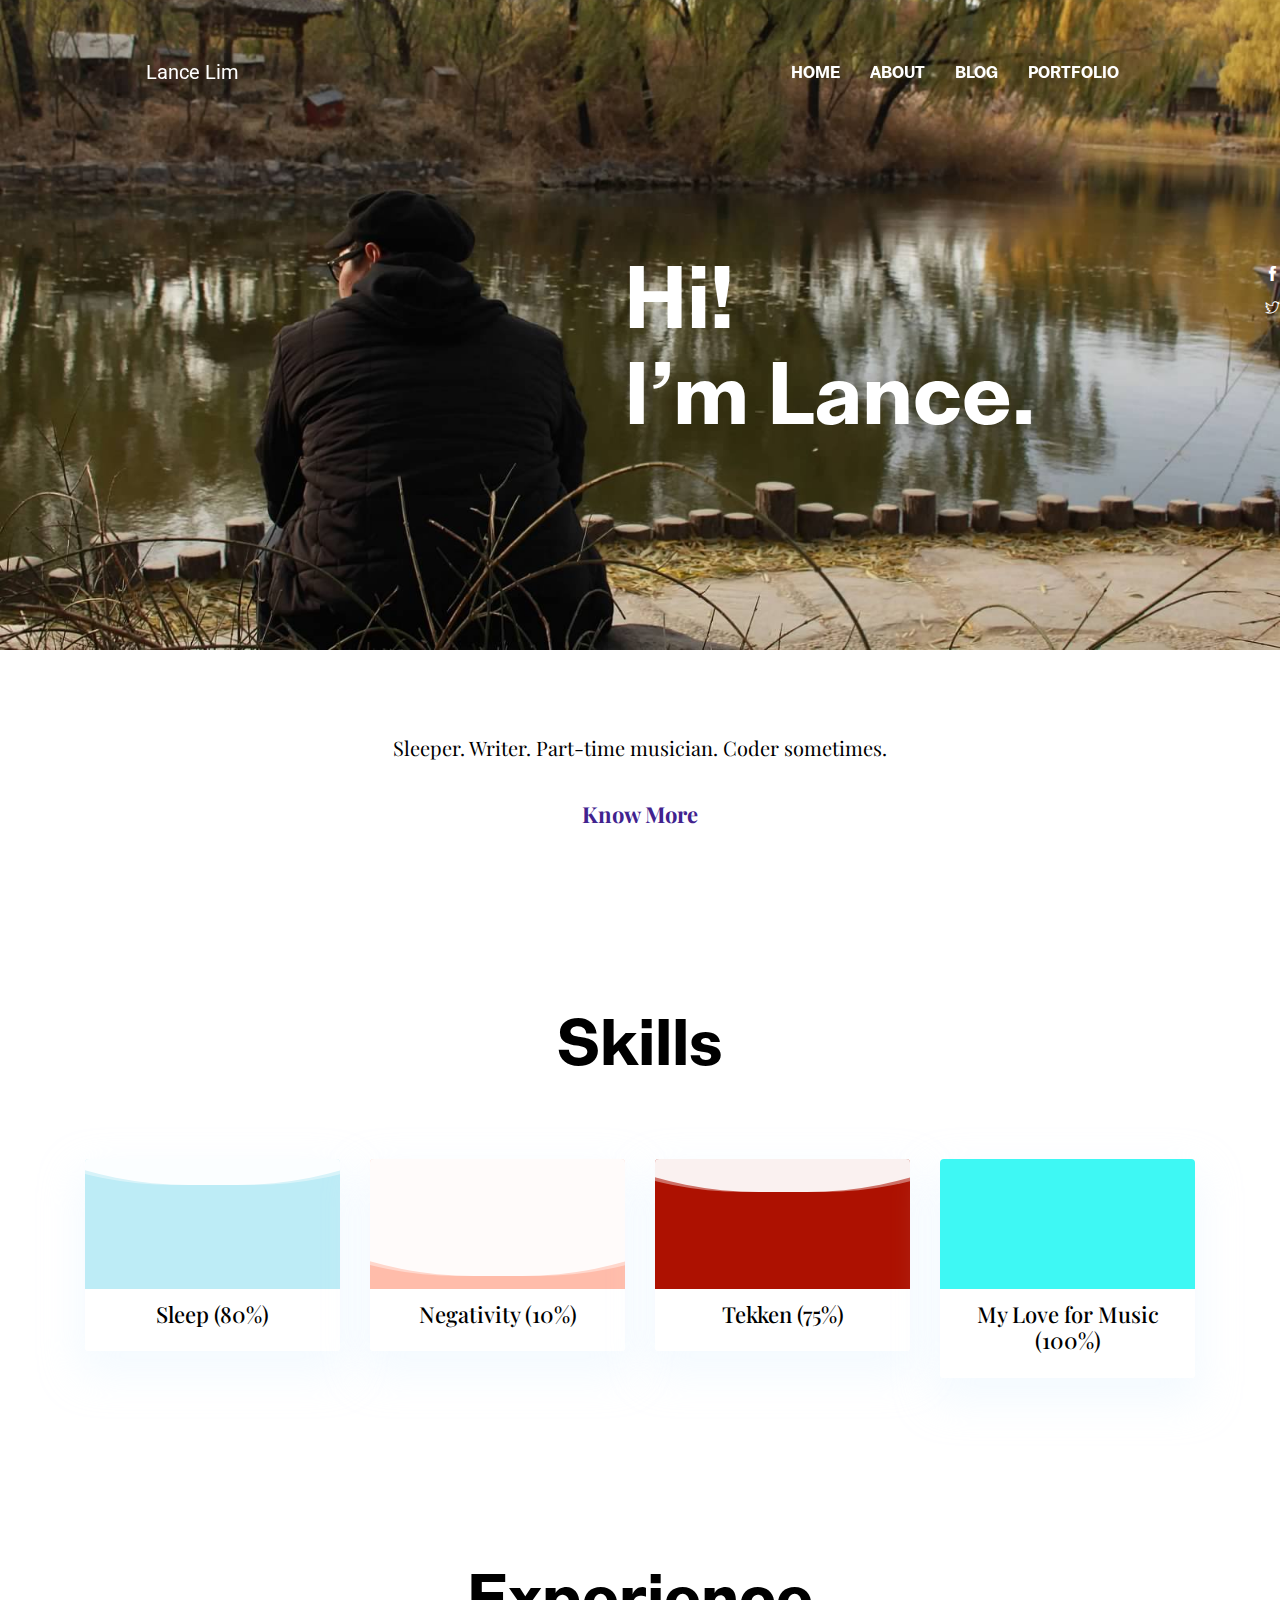
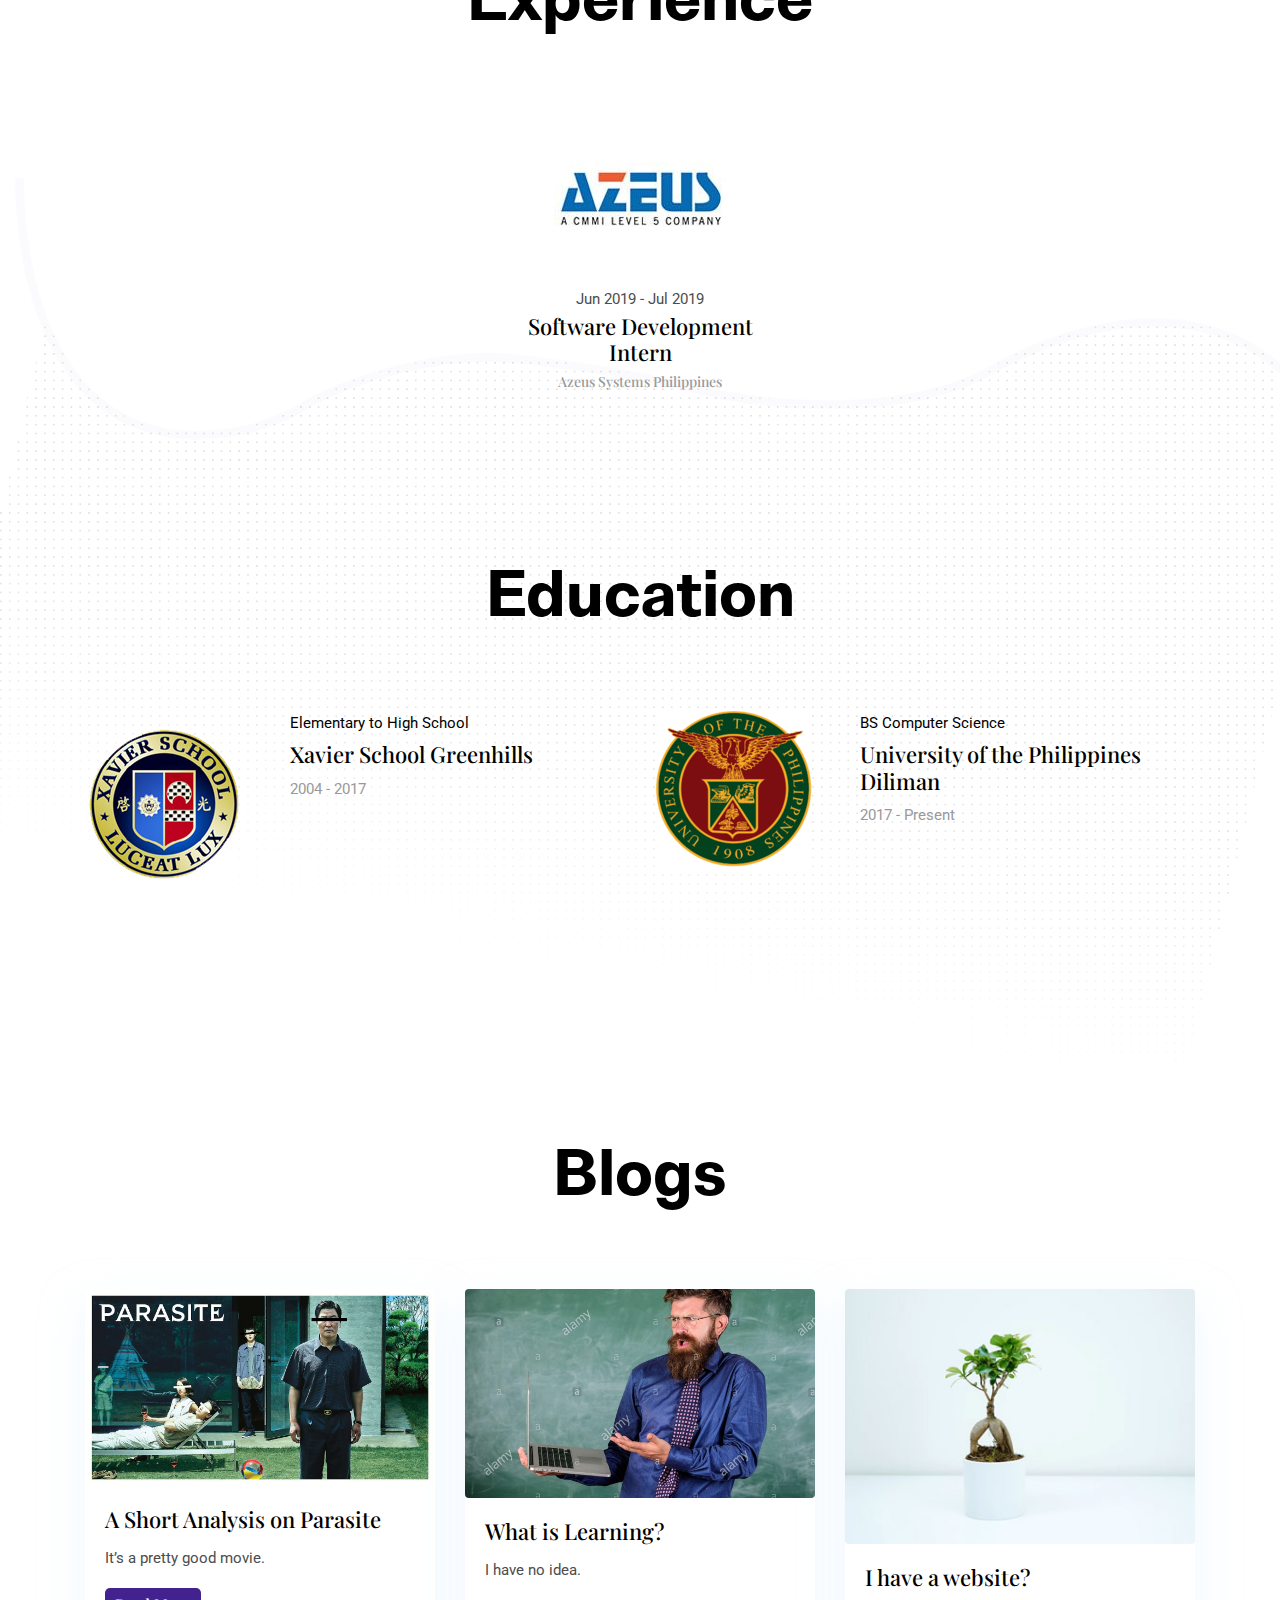
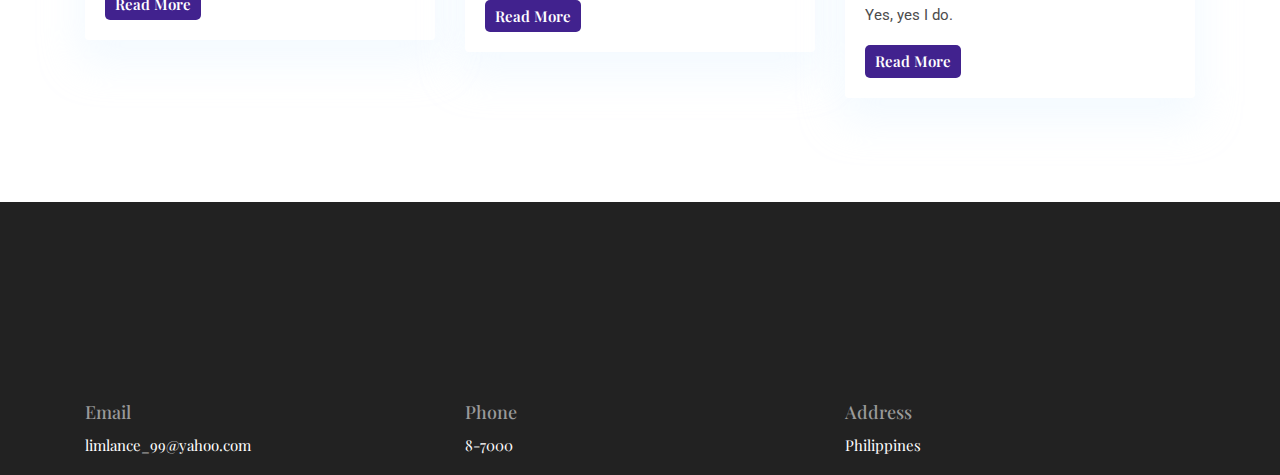
<file: index.html>
<!DOCTYPE html>
<html lang="en-us"><head>
  <meta charset="utf-8">
  <title>Lance Lim</title>

  <!-- mobile responsive meta -->
  <meta name="viewport" content="width=device-width, initial-scale=1">
  <meta name="viewport" content="width=device-width, initial-scale=1, maximum-scale=1">
  <meta name="description" content="haha lmao">
  <meta name="author" content="Lance Lim">
  <meta name="generator" content="Hugo 0.55.6" />

  <!-- plugins -->
  
  <link rel="stylesheet" href="https://limlance99.github.io/plugins/bootstrap/bootstrap.min.css ">
  
  <link rel="stylesheet" href="https://limlance99.github.io/plugins/slick/slick.css ">
  
  <link rel="stylesheet" href="https://limlance99.github.io/plugins/themify-icons/themify-icons.css ">
  

  <!-- Main Stylesheet -->
  
  <link rel="stylesheet" href="https://limlance99.github.io/css/style.min.css" integrity="" media="screen">

  <!--Favicon-->
  <link rel="shortcut icon" href="https://limlance99.github.io/images/turtle.jpg " type="image/x-icon">
  <link rel="icon" href="https://limlance99.github.io/images/turtle.jpg " type="image/x-icon">

</head><body>
<!-- preloader start -->
<div class="preloader">
</div>
<!-- preloader end -->
<header class="navigation fixed-top">
  <nav class="navbar navbar-expand-lg navbar-dark">
    <a class="navbar-brand" href="https://limlance99.github.io/">Lance Lim</a>
    <button class="navbar-toggler" type="button" data-toggle="collapse" data-target="#navigation"
      aria-controls="navigation" aria-expanded="false" aria-label="Toggle navigation">
      <span class="navbar-toggler-icon"></span>
    </button>

    <div class="collapse navbar-collapse text-center" id="navigation">
      <ul class="navbar-nav ml-auto">
        <li class="nav-item active">
          <a class="nav-link" href="https://limlance99.github.io/"> Home </a>
        </li>
        
        
        <li class="nav-item">
          <a class="nav-link" href="https://limlance99.github.io/about">About</a>
        </li>
        
        
        
        <li class="nav-item">
          <a class="nav-link" href="https://limlance99.github.io/blog">Blog</a>
        </li>
        
        
        
        <li class="nav-item">
          <a class="nav-link" href="https://limlance99.github.io/portfolio">Portfolio</a>
        </li>
        
        
      </ul>
    </div>
  </nav>
</header>

  
  <section class="hero-area bg-dark d-flex border-0" id="parallax">
    <div class="container">
      <div class="row">
      
        <div class="col-lg-6">
          </div>
          <div class="col-lg align-self-end">
              <h1 class="text-white font-tertiary">Hi!<br>I’m Lance.</h1>
            </div>
      </div>
    </div>
    <div class="layer-bg w-100 d-none d-sm-block">
      <img class="w-100" src="/images/illustrations/background.jpg" alt="bg-shape">
    </div>
    
    
    <ul class="list-unstyled ml-5 mt-3 position-relative zindex-1">
      
      <li class="mb-3"><a class="text-white" href="https://www.facebook.com/lance.b.lim"><i class="ti-facebook"></i></a></li>
      
      <li class="mb-3"><a class="text-white" href="https://twitter.com/lancelim99"><i class="ti-twitter"></i></a></li>
      
    </ul>
    
  </section>
  

  
  
  <section class="section">
    <div class="container">
      <div class="row">
        <div class="col-lg-10 mx-auto text-center">
          
          <p class="font-secondary lead text-dark">Sleeper. Writer. Part-time musician. Coder sometimes.</p>
          
          <a href="https://limlance99.github.io/about" class="btn btn-transparent">know more</a>
          
          
        </div>
      </div>
    </div>
  </section>
  
  


  
  
  <section class="section">
    <div class="container">
      <div class="row">
        <div class="col-lg-12 text-center">
          <h2 class="section-title">Skills</h2>
        </div>
        
        <div class="col-lg-3 col-sm-6 mb-4">
          <div class="card shadow text-center">
            <div class="position-relative rounded-top progress-wrapper" data-color="#bdecf6">
              <div class="wave" data-progress="80%"></div>
            </div>
            <div class="card-footer bg-white">
              <h4 class="card-title">Sleep (80%)</h4>
            </div>
          </div>
        </div>
        
        <div class="col-lg-3 col-sm-6 mb-4">
          <div class="card shadow text-center">
            <div class="position-relative rounded-top progress-wrapper" data-color="#ffbcaa">
              <div class="wave" data-progress="10%"></div>
            </div>
            <div class="card-footer bg-white">
              <h4 class="card-title">Negativity (10%)</h4>
            </div>
          </div>
        </div>
        
        <div class="col-lg-3 col-sm-6 mb-4">
          <div class="card shadow text-center">
            <div class="position-relative rounded-top progress-wrapper" data-color="#AD1101">
              <div class="wave" data-progress="75%"></div>
            </div>
            <div class="card-footer bg-white">
              <h4 class="card-title">Tekken (75%)</h4>
            </div>
          </div>
        </div>
        
        <div class="col-lg-3 col-sm-6 mb-4">
          <div class="card shadow text-center">
            <div class="position-relative rounded-top progress-wrapper" data-color="#3EF8F4">
              <div class="wave" data-progress="100%"></div>
            </div>
            <div class="card-footer bg-white">
              <h4 class="card-title">My Love for Music (100%)</h4>
            </div>
          </div>
        </div>
        
      </div>
    </div>
  </section>
  
  

  
  
  <section class="section">
    <div class="container">
      <div class="row justify-content-around">
        <div class="col-lg-12 text-center">
          <h2 class="section-title">Experience</h2>
        </div>
        
        <div class="col-lg-3 col-md-4 text-center">
          <img src="images/experience/azeus.png" alt="icon">
          <p class="mb-0">Jun 2019 - Jul 2019</p>
          <h4>Software Development Intern</h4>
          <h6 class="text-light">Azeus Systems Philippines</h6>
        </div>
        
      </div>
    </div>
  </section>
  
  

  
  
  <section class="section position-relative">
    <div class="container">
      <div class="row">
        <div class="col-lg-12 text-center">
          <h2 class="section-title">Education</h2>
        </div>
        
        <div class="col-lg-6 col-md-6 mb-80">
          <div class="d-flex">
            <div class="mr-lg-5 mr-3">
              <img src="images/schools/xavier.png">
            </div>
            <div>
              <p class="text-dark mb-1">Elementary to High School</p>
              <h4>Xavier School Greenhills</h4>
              <p class="mb-0 text-light">2004 - 2017</p>
            </div>
          </div>
        </div>
        
        <div class="col-lg-6 col-md-6 mb-80">
          <div class="d-flex">
            <div class="mr-lg-5 mr-3">
              <img src="images/schools/up.png">
            </div>
            <div>
              <p class="text-dark mb-1">BS Computer Science</p>
              <h4>University of the Philippines Diliman</h4>
              <p class="mb-0 text-light">2017 - Present</p>
            </div>
          </div>
        </div>
        
      </div>
    </div>
    
    <img class="img-fluid edu-bg-image w-100" src="/images/backgrounds/education-bg.png" alt="bg-image">
  </section>
  
  


  


  


  


  

  
  
  <section class="section">
    <div class="container">
      <div class="row">
        <div class="col-12 text-center">
          <h2 class="section-title">Blogs</h2>
        </div>
        
        <div class="col-lg-4 col-sm-6 mb-4">
          <article class="card shadow">
            <img class="rounded card-img-top" src="https://limlance99.github.io/images/blog/a-short-analysis-on-parasite/header.jpg" alt="post-thumb">
            <div class="card-body">
              <h4 class="card-title"><a class="text-dark" href="https://limlance99.github.io/blog/a-short-analysis-on-parasite/">A Short Analysis on Parasite</a>
              </h4>
              <p class="cars-text">It&rsquo;s a pretty good movie.</p>
              <a href="https://limlance99.github.io/blog/a-short-analysis-on-parasite/" class="btn btn-xs btn-primary">Read More</a>
            </div>
          </article>
        </div>
        
        <div class="col-lg-4 col-sm-6 mb-4">
          <article class="card shadow">
            <img class="rounded card-img-top" src="https://limlance99.github.io/images/blog/what-is-learning/header.jpg" alt="post-thumb">
            <div class="card-body">
              <h4 class="card-title"><a class="text-dark" href="https://limlance99.github.io/blog/what-is-learning/">What is Learning?</a>
              </h4>
              <p class="cars-text">I have no idea.</p>
              <a href="https://limlance99.github.io/blog/what-is-learning/" class="btn btn-xs btn-primary">Read More</a>
            </div>
          </article>
        </div>
        
        <div class="col-lg-4 col-sm-6 mb-4">
          <article class="card shadow">
            <img class="rounded card-img-top" src="https://limlance99.github.io/images/blog/i-have-a-website/header.jpg" alt="post-thumb">
            <div class="card-body">
              <h4 class="card-title"><a class="text-dark" href="https://limlance99.github.io/blog/i-have-a-website/">I have a website?</a>
              </h4>
              <p class="cars-text">Yes, yes I do.</p>
              <a href="https://limlance99.github.io/blog/i-have-a-website/" class="btn btn-xs btn-primary">Read More</a>
            </div>
          </article>
        </div>
        
      </div>
    </div>
  </section>
  
  





<footer class="bg-dark footer-section h-auto">
    <div class="container">
      <div class="row">
        <div class="col-md-4">
          <h5 class="text-light">Email</h5>
          <p class="text-white paragraph-lg font-secondary">limlance_99@yahoo.com</p>
        </div>
        <div class="col-md-4">
          <h5 class="text-light">Phone</h5>
          <p class="text-white paragraph-lg font-secondary">8-7000</p>
        </div>
        <div class="col-md-4">
          <h5 class="text-light">Address</h5>
          <p class="text-white paragraph-lg font-secondary">Philippines</p>
        </div>
      </div>
    </div>
</footer>

  
<!-- Google Map API -->
<script src="https://limlance99.github.io/"></script>
<!-- JS Plugins -->

<script src="https://limlance99.github.io/plugins/jQuery/jquery.min.js"></script>

<script src="https://limlance99.github.io/plugins/bootstrap/bootstrap.min.js"></script>

<script src="https://limlance99.github.io/plugins/slick/slick.min.js"></script>

<script src="https://limlance99.github.io/plugins/shuffle/shuffle.min.js"></script>

<!-- Main Script -->

<script src="https://limlance99.github.io/js/script.min.js"></script>
<!-- google analitycs -->
<script>
  (function(i,s,o,g,r,a,m){i['GoogleAnalyticsObject']=r;i[r]=i[r]||function(){
  (i[r].q=i[r].q||[]).push(arguments)},i[r].l=1*new Date();a=s.createElement(o),
  m=s.getElementsByTagName(o)[0];a.async=1;a.src=g;m.parentNode.insertBefore(a,m)
  })(window,document,'script','//www.google-analytics.com/analytics.js','ga');
  ga('create', '', 'auto');
  ga('send', 'pageview');
</script></body>
</html>
</file>
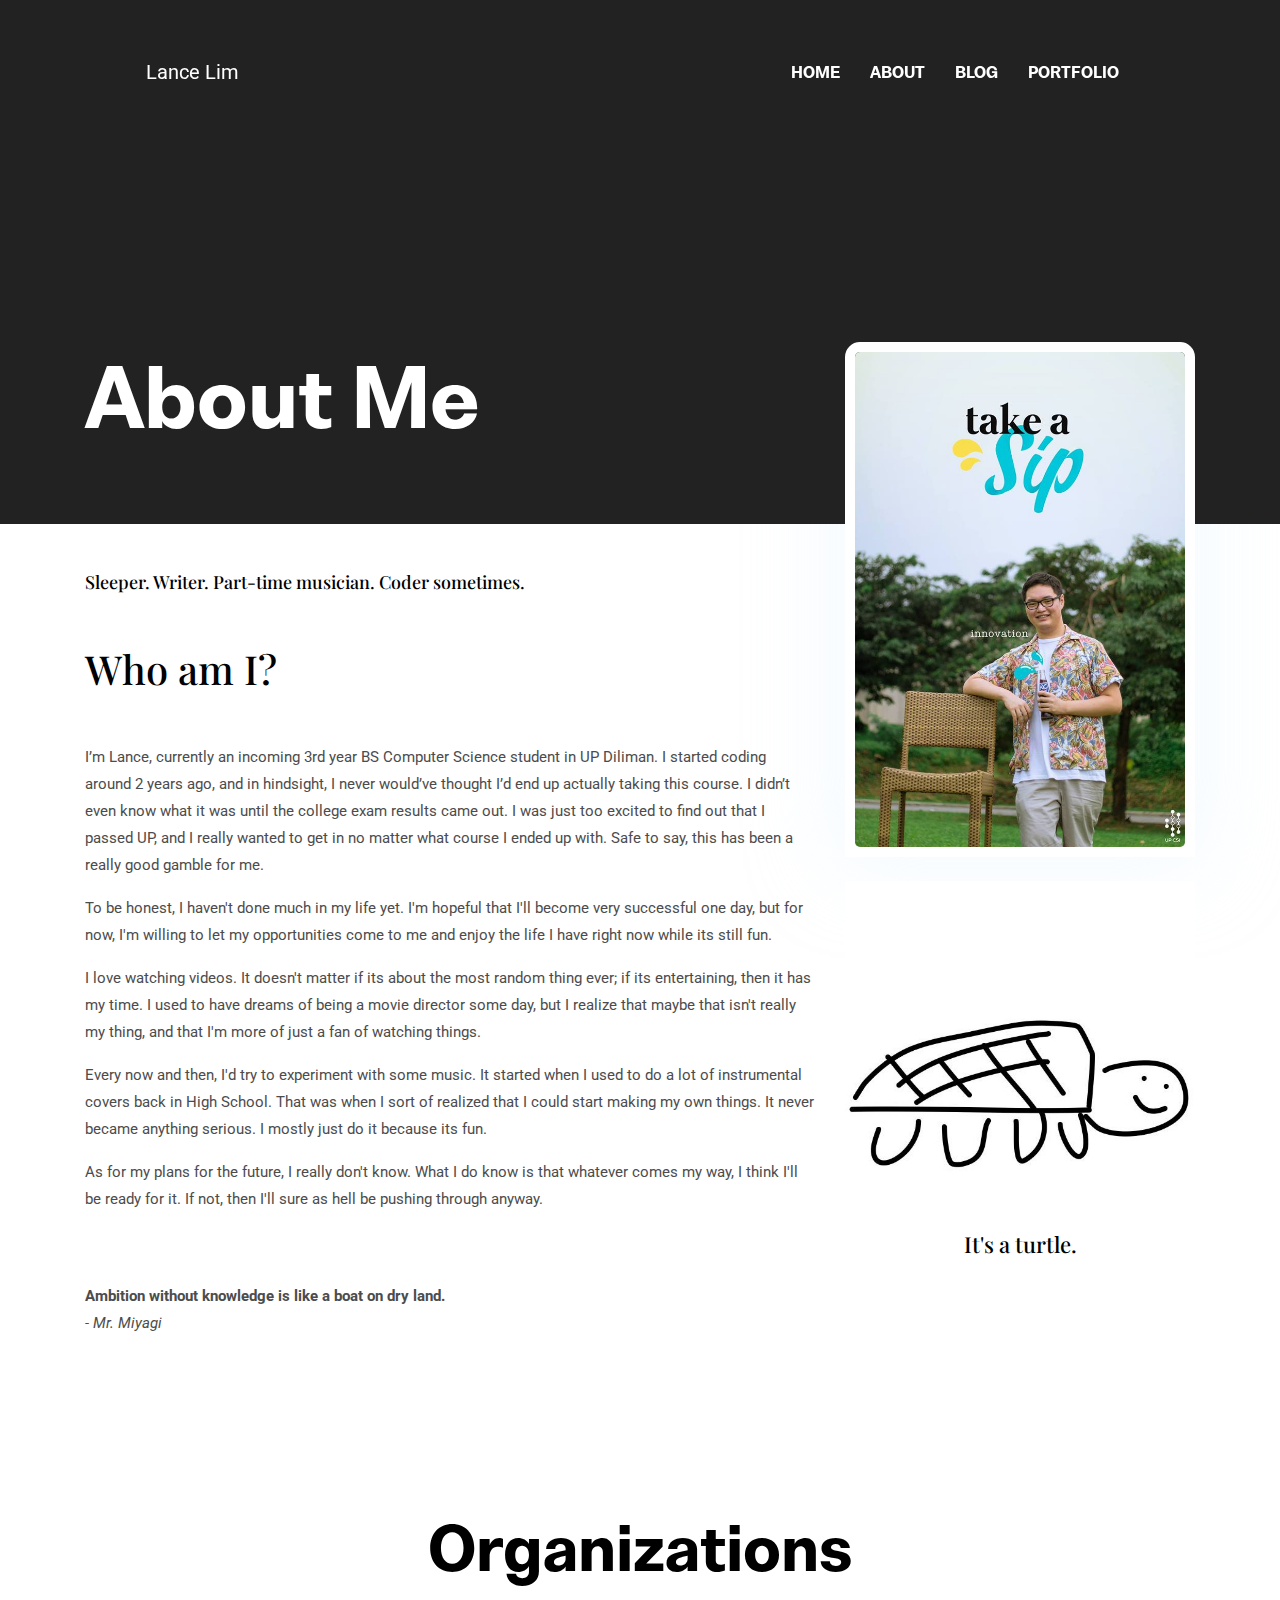
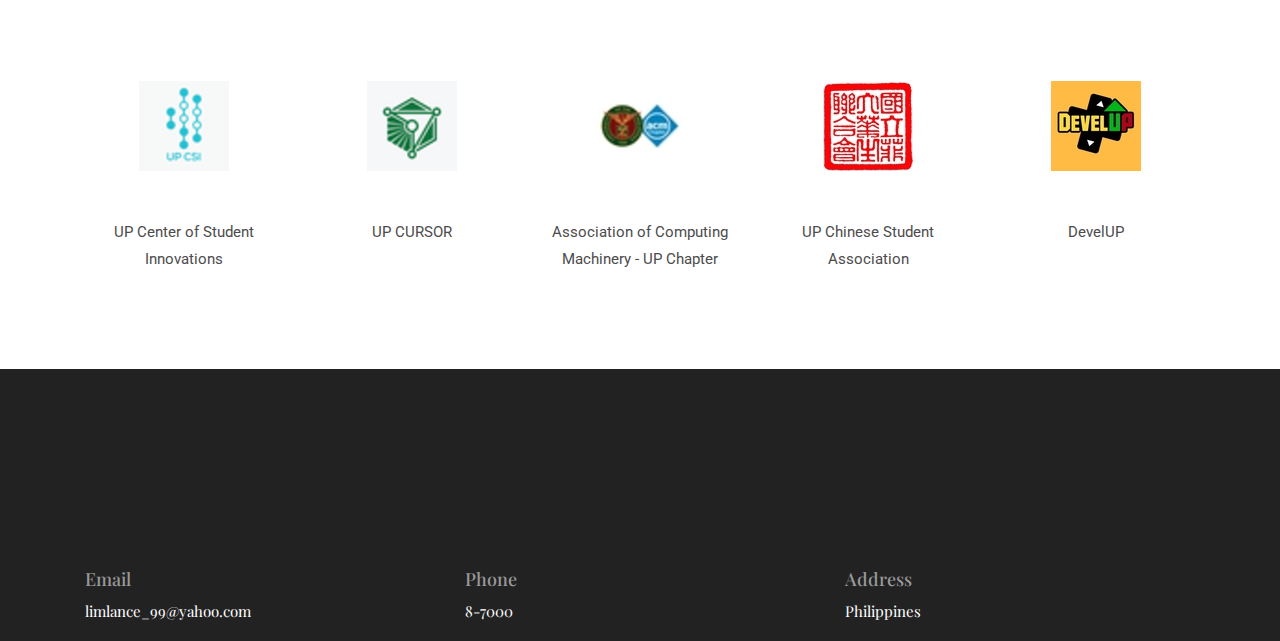
<file: about/index.html>
<!DOCTYPE html>
<html lang="en-us"><head>
  <meta charset="utf-8">
  <title>Lance Lim</title>

  <!-- mobile responsive meta -->
  <meta name="viewport" content="width=device-width, initial-scale=1">
  <meta name="viewport" content="width=device-width, initial-scale=1, maximum-scale=1">
  <meta name="description" content="Hi!">
  <meta name="author" content="Lance Lim">
  <meta name="generator" content="Hugo 0.55.6" />

  <!-- plugins -->
  
  <link rel="stylesheet" href="https://limlance99.github.io/plugins/bootstrap/bootstrap.min.css ">
  
  <link rel="stylesheet" href="https://limlance99.github.io/plugins/slick/slick.css ">
  
  <link rel="stylesheet" href="https://limlance99.github.io/plugins/themify-icons/themify-icons.css ">
  

  <!-- Main Stylesheet -->
  
  <link rel="stylesheet" href="https://limlance99.github.io/css/style.min.css" integrity="" media="screen">

  <!--Favicon-->
  <link rel="shortcut icon" href="https://limlance99.github.io/images/turtle.jpg " type="image/x-icon">
  <link rel="icon" href="https://limlance99.github.io/images/turtle.jpg " type="image/x-icon">

</head><body>
<!-- preloader start -->
<div class="preloader">
</div>
<!-- preloader end -->
<header class="navigation fixed-top">
  <nav class="navbar navbar-expand-lg navbar-dark">
    <a class="navbar-brand" href="https://limlance99.github.io/">Lance Lim</a>
    <button class="navbar-toggler" type="button" data-toggle="collapse" data-target="#navigation"
      aria-controls="navigation" aria-expanded="false" aria-label="Toggle navigation">
      <span class="navbar-toggler-icon"></span>
    </button>

    <div class="collapse navbar-collapse text-center" id="navigation">
      <ul class="navbar-nav ml-auto">
        <li class="nav-item active">
          <a class="nav-link" href="https://limlance99.github.io/"> Home </a>
        </li>
        
        
        <li class="nav-item">
          <a class="nav-link" href="https://limlance99.github.io/about">About</a>
        </li>
        
        
        
        <li class="nav-item">
          <a class="nav-link" href="https://limlance99.github.io/blog">Blog</a>
        </li>
        
        
        
        <li class="nav-item">
          <a class="nav-link" href="https://limlance99.github.io/portfolio">Portfolio</a>
        </li>
        
        
      </ul>
    </div>
  </nav>
</header>

  
  <section class="page-title-alt bg-dark position-relative">
    <div class="container">
      <div class="row">
        <div class="col-12">
          <h1 class="text-white font-tertiary">About Me</h1>
        </div>
      </div>
    </div>
    
    
  </section>
  
  
  
  <section class="section pt-5">
    <div class="container">
      <div class="row">
        <div class="col-md-8">
          

<h5 id="sleeper-writer-part-time-musician-coder-sometimes">Sleeper. Writer. Part-time musician. Coder sometimes.</h5>

<p><br></p>

<h3 id="who-am-i">Who am I?</h3>

<p><br>
<p>
I&rsquo;m Lance, currently an incoming 3rd year BS Computer Science
student in UP Diliman. I started coding around 2 years ago, and in hindsight,
I never would&rsquo;ve thought I&rsquo;d end up actually taking this course. I didn&rsquo;t
even know what it was until the college exam results came out. I was
just too excited to find out that I passed UP, and I really wanted to
get in no matter what course I ended up with. Safe to say, this has
been a really good gamble for me.
</p></p>

<p>
To be honest, I haven't done much in my life yet. I'm hopeful that I'll become 
very successful one day, but for now, I'm willing to let my opportunities
come to me and enjoy the life I have right now while its still fun.
</p>

<p>
I love watching videos. It doesn't matter if its about the most random 
thing ever; if its entertaining, then it has my time. I used to have 
dreams of being a movie director some day, but I realize that maybe
that isn't really my thing, and that I'm more of just a fan of watching things.
</p>

<p>
Every now and then, I'd try to experiment with some music. It started
when I used to do a lot of instrumental covers back in High School. That was 
when I sort of realized that I could start making my own things. It never became anything
serious. I mostly just do it because its fun.
</p>

<p>
As for my plans for the future, I really don't know. What I do know is that 
whatever comes my way, I think I'll be ready for it. If not, then I'll sure
as hell be pushing through anyway.
</p>

<p><br>
<br>
<strong>Ambition without knowledge is like a boat on dry land.</strong>
<br>
<em>- Mr. Miyagi</em></p>

        </div>
        <div class="col-md-4 text-center drag-lg-top">
          <div class="shadow-down mb-4">
            <img src="https://limlance99.github.io/images/about/author.jpg" alt="author" class="img-fluid w-100 rounded-lg border-thick border-white">
          </div>
          <img src="https://limlance99.github.io/images/turtle.jpg" alt="signature" class="img-fluid">
          <h4>It's a turtle.</h4>
        </div>
      </div>
    </div>
  </section>
  
  
  
<section class="section">
  <div class="container">
    <div class="row justify-content-around">
      <div class="col-lg-12 text-center">
        <h2 class="section-title">Organizations</h2>
      </div>
      
      <div class="col-lg col-md-4 text-center hover-shadow pt-3">
        <img src="https://limlance99.github.io/images/orgs/csi.png" class="mb-4" alt="icon">
        <h4 class="mb-4"></h4>
        <p>UP Center of Student Innovations</p>
      </div>
      
      <div class="col-lg col-md-4 text-center hover-shadow pt-3">
        <img src="https://limlance99.github.io/images/orgs/cursor.png" class="mb-4" alt="icon">
        <h4 class="mb-4"></h4>
        <p>UP CURSOR</p>
      </div>
      
      <div class="col-lg col-md-4 text-center hover-shadow pt-3">
        <img src="https://limlance99.github.io/images/orgs/acm.png" class="mb-4" alt="icon">
        <h4 class="mb-4"></h4>
        <p>Association of Computing Machinery - UP Chapter</p>
      </div>
      
      <div class="col-lg col-md-4 text-center hover-shadow pt-3">
        <img src="https://limlance99.github.io/images/orgs/csa.png" class="mb-4" alt="icon">
        <h4 class="mb-4"></h4>
        <p>UP Chinese Student Association</p>
      </div>
      
      <div class="col-lg col-md-4 text-center hover-shadow pt-3">
        <img src="https://limlance99.github.io/images/orgs/develup.png" class="mb-4" alt="icon">
        <h4 class="mb-4"></h4>
        <p>DevelUP</p>
      </div>
      
    </div>
  </div>
</section>



  




<footer class="bg-dark footer-section h-auto">
    <div class="container">
      <div class="row">
        <div class="col-md-4">
          <h5 class="text-light">Email</h5>
          <p class="text-white paragraph-lg font-secondary">limlance_99@yahoo.com</p>
        </div>
        <div class="col-md-4">
          <h5 class="text-light">Phone</h5>
          <p class="text-white paragraph-lg font-secondary">8-7000</p>
        </div>
        <div class="col-md-4">
          <h5 class="text-light">Address</h5>
          <p class="text-white paragraph-lg font-secondary">Philippines</p>
        </div>
      </div>
    </div>
</footer>

  
<!-- Google Map API -->
<script src="https://limlance99.github.io/"></script>
<!-- JS Plugins -->

<script src="https://limlance99.github.io/plugins/jQuery/jquery.min.js"></script>

<script src="https://limlance99.github.io/plugins/bootstrap/bootstrap.min.js"></script>

<script src="https://limlance99.github.io/plugins/slick/slick.min.js"></script>

<script src="https://limlance99.github.io/plugins/shuffle/shuffle.min.js"></script>

<!-- Main Script -->

<script src="https://limlance99.github.io/js/script.min.js"></script>
<!-- google analitycs -->
<script>
  (function(i,s,o,g,r,a,m){i['GoogleAnalyticsObject']=r;i[r]=i[r]||function(){
  (i[r].q=i[r].q||[]).push(arguments)},i[r].l=1*new Date();a=s.createElement(o),
  m=s.getElementsByTagName(o)[0];a.async=1;a.src=g;m.parentNode.insertBefore(a,m)
  })(window,document,'script','//www.google-analytics.com/analytics.js','ga');
  ga('create', '', 'auto');
  ga('send', 'pageview');
</script></body>
</html>
</file>
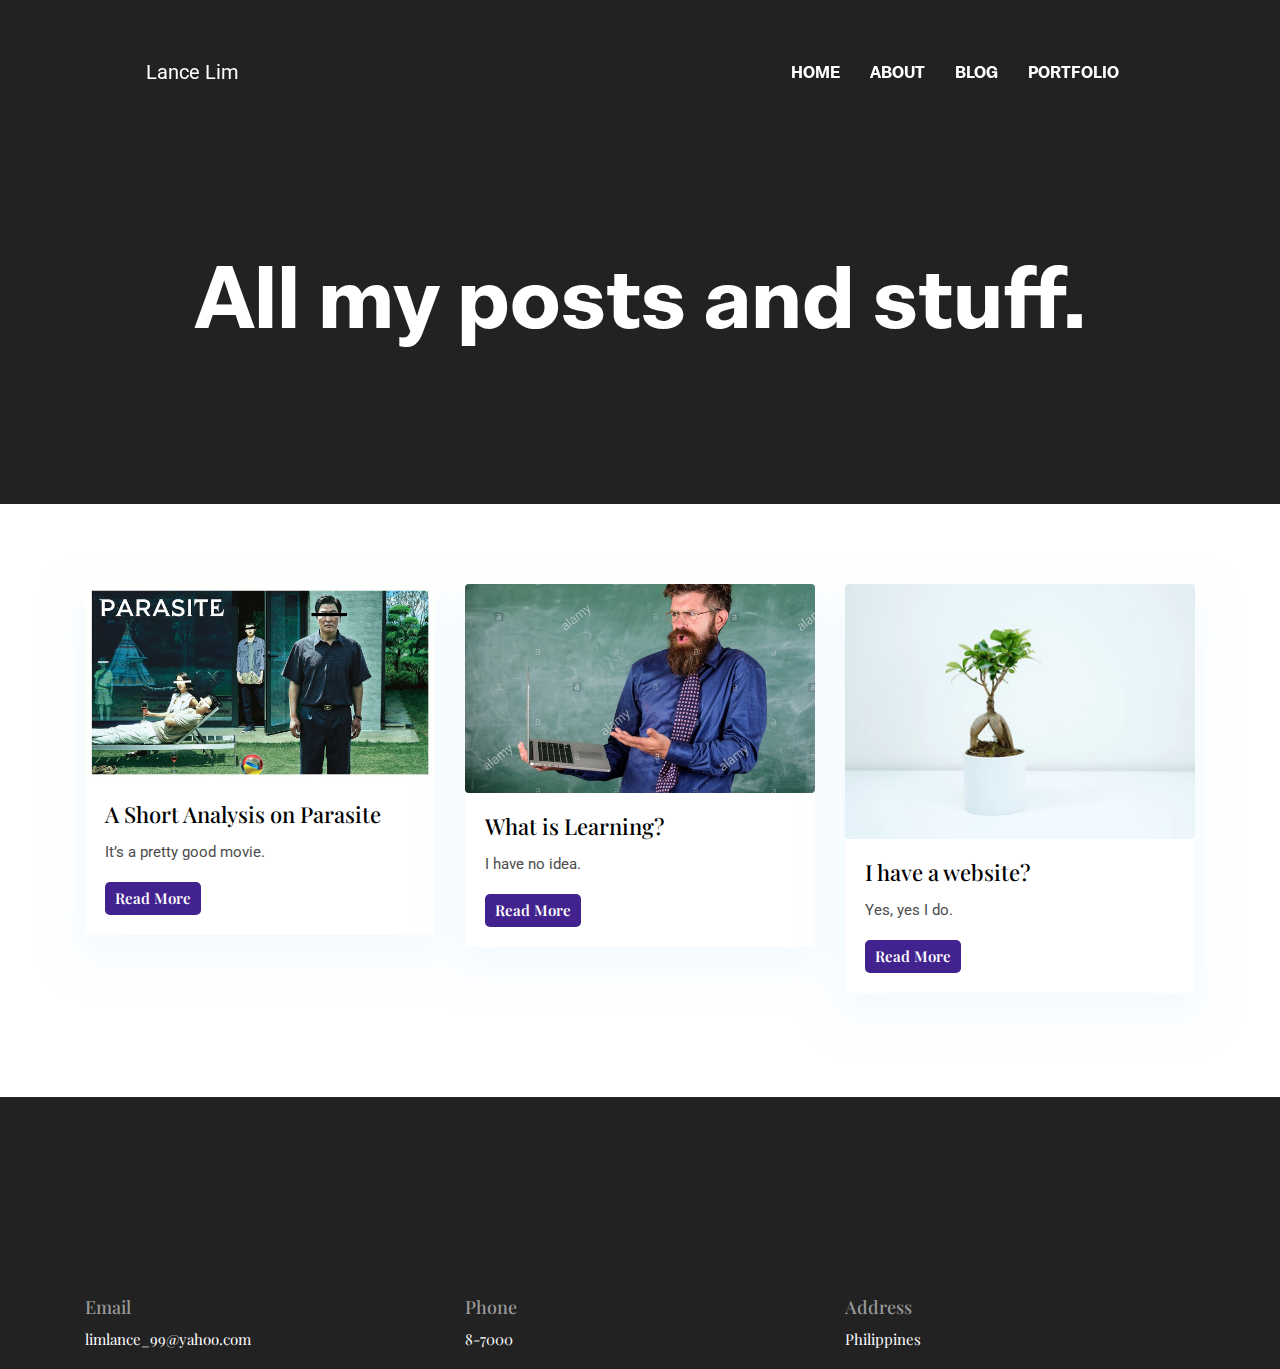
<file: blog/index.html>
<!DOCTYPE html>
<html lang="en-us"><head>
  <meta charset="utf-8">
  <title>Lance Lim</title>

  <!-- mobile responsive meta -->
  <meta name="viewport" content="width=device-width, initial-scale=1">
  <meta name="viewport" content="width=device-width, initial-scale=1, maximum-scale=1">
  <meta name="description" content="Basically a rant box.">
  <meta name="author" content="Lance Lim">
  <meta name="generator" content="Hugo 0.55.6" />

  <!-- plugins -->
  
  <link rel="stylesheet" href="https://limlance99.github.io/plugins/bootstrap/bootstrap.min.css ">
  
  <link rel="stylesheet" href="https://limlance99.github.io/plugins/slick/slick.css ">
  
  <link rel="stylesheet" href="https://limlance99.github.io/plugins/themify-icons/themify-icons.css ">
  

  <!-- Main Stylesheet -->
  
  <link rel="stylesheet" href="https://limlance99.github.io/css/style.min.css" integrity="" media="screen">

  <!--Favicon-->
  <link rel="shortcut icon" href="https://limlance99.github.io/images/turtle.jpg " type="image/x-icon">
  <link rel="icon" href="https://limlance99.github.io/images/turtle.jpg " type="image/x-icon">

</head><body>
<!-- preloader start -->
<div class="preloader">
</div>
<!-- preloader end -->
<header class="navigation fixed-top">
  <nav class="navbar navbar-expand-lg navbar-dark">
    <a class="navbar-brand" href="https://limlance99.github.io/">Lance Lim</a>
    <button class="navbar-toggler" type="button" data-toggle="collapse" data-target="#navigation"
      aria-controls="navigation" aria-expanded="false" aria-label="Toggle navigation">
      <span class="navbar-toggler-icon"></span>
    </button>

    <div class="collapse navbar-collapse text-center" id="navigation">
      <ul class="navbar-nav ml-auto">
        <li class="nav-item active">
          <a class="nav-link" href="https://limlance99.github.io/"> Home </a>
        </li>
        
        
        <li class="nav-item">
          <a class="nav-link" href="https://limlance99.github.io/about">About</a>
        </li>
        
        
        
        <li class="nav-item">
          <a class="nav-link" href="https://limlance99.github.io/blog">Blog</a>
        </li>
        
        
        
        <li class="nav-item">
          <a class="nav-link" href="https://limlance99.github.io/portfolio">Portfolio</a>
        </li>
        
        
      </ul>
    </div>
  </nav>
</header>

  
<section class="page-title bg-dark position-relative">
  <div class="container">
    <div class="row">
      <div class="col-12 text-center">
        <h1 class="text-white font-tertiary">All my posts and stuff.</h1>
      </div>
    </div>
  </div>
  
  
</section>


  
  <section class="section">
    <div class="container">
      <div class="row">
        
        <div class="col-lg-4 col-sm-6 mb-4">
          <article class="card shadow">
            <img class="rounded card-img-top" src="https://limlance99.github.io/images/blog/a-short-analysis-on-parasite/header.jpg" alt="post-thumb">
            <div class="card-body">
              <h4 class="card-title"><a class="text-dark" href="https://limlance99.github.io/blog/a-short-analysis-on-parasite/">A Short Analysis on Parasite</a>
              </h4>
              <p class="cars-text">It&rsquo;s a pretty good movie.</p>
              <a href="https://limlance99.github.io/blog/a-short-analysis-on-parasite/" class="btn btn-xs btn-primary">Read More</a>
            </div>
          </article>
        </div>
        
        <div class="col-lg-4 col-sm-6 mb-4">
          <article class="card shadow">
            <img class="rounded card-img-top" src="https://limlance99.github.io/images/blog/what-is-learning/header.jpg" alt="post-thumb">
            <div class="card-body">
              <h4 class="card-title"><a class="text-dark" href="https://limlance99.github.io/blog/what-is-learning/">What is Learning?</a>
              </h4>
              <p class="cars-text">I have no idea.</p>
              <a href="https://limlance99.github.io/blog/what-is-learning/" class="btn btn-xs btn-primary">Read More</a>
            </div>
          </article>
        </div>
        
        <div class="col-lg-4 col-sm-6 mb-4">
          <article class="card shadow">
            <img class="rounded card-img-top" src="https://limlance99.github.io/images/blog/i-have-a-website/header.jpg" alt="post-thumb">
            <div class="card-body">
              <h4 class="card-title"><a class="text-dark" href="https://limlance99.github.io/blog/i-have-a-website/">I have a website?</a>
              </h4>
              <p class="cars-text">Yes, yes I do.</p>
              <a href="https://limlance99.github.io/blog/i-have-a-website/" class="btn btn-xs btn-primary">Read More</a>
            </div>
          </article>
        </div>
        
      </div>
    </div>
  </section>
  

  
  
  




<footer class="bg-dark footer-section h-auto">
    <div class="container">
      <div class="row">
        <div class="col-md-4">
          <h5 class="text-light">Email</h5>
          <p class="text-white paragraph-lg font-secondary">limlance_99@yahoo.com</p>
        </div>
        <div class="col-md-4">
          <h5 class="text-light">Phone</h5>
          <p class="text-white paragraph-lg font-secondary">8-7000</p>
        </div>
        <div class="col-md-4">
          <h5 class="text-light">Address</h5>
          <p class="text-white paragraph-lg font-secondary">Philippines</p>
        </div>
      </div>
    </div>
</footer>

  
<!-- Google Map API -->
<script src="https://limlance99.github.io/"></script>
<!-- JS Plugins -->

<script src="https://limlance99.github.io/plugins/jQuery/jquery.min.js"></script>

<script src="https://limlance99.github.io/plugins/bootstrap/bootstrap.min.js"></script>

<script src="https://limlance99.github.io/plugins/slick/slick.min.js"></script>

<script src="https://limlance99.github.io/plugins/shuffle/shuffle.min.js"></script>

<!-- Main Script -->

<script src="https://limlance99.github.io/js/script.min.js"></script>
<!-- google analitycs -->
<script>
  (function(i,s,o,g,r,a,m){i['GoogleAnalyticsObject']=r;i[r]=i[r]||function(){
  (i[r].q=i[r].q||[]).push(arguments)},i[r].l=1*new Date();a=s.createElement(o),
  m=s.getElementsByTagName(o)[0];a.async=1;a.src=g;m.parentNode.insertBefore(a,m)
  })(window,document,'script','//www.google-analytics.com/analytics.js','ga');
  ga('create', '', 'auto');
  ga('send', 'pageview');
</script></body>
</html>
</file>
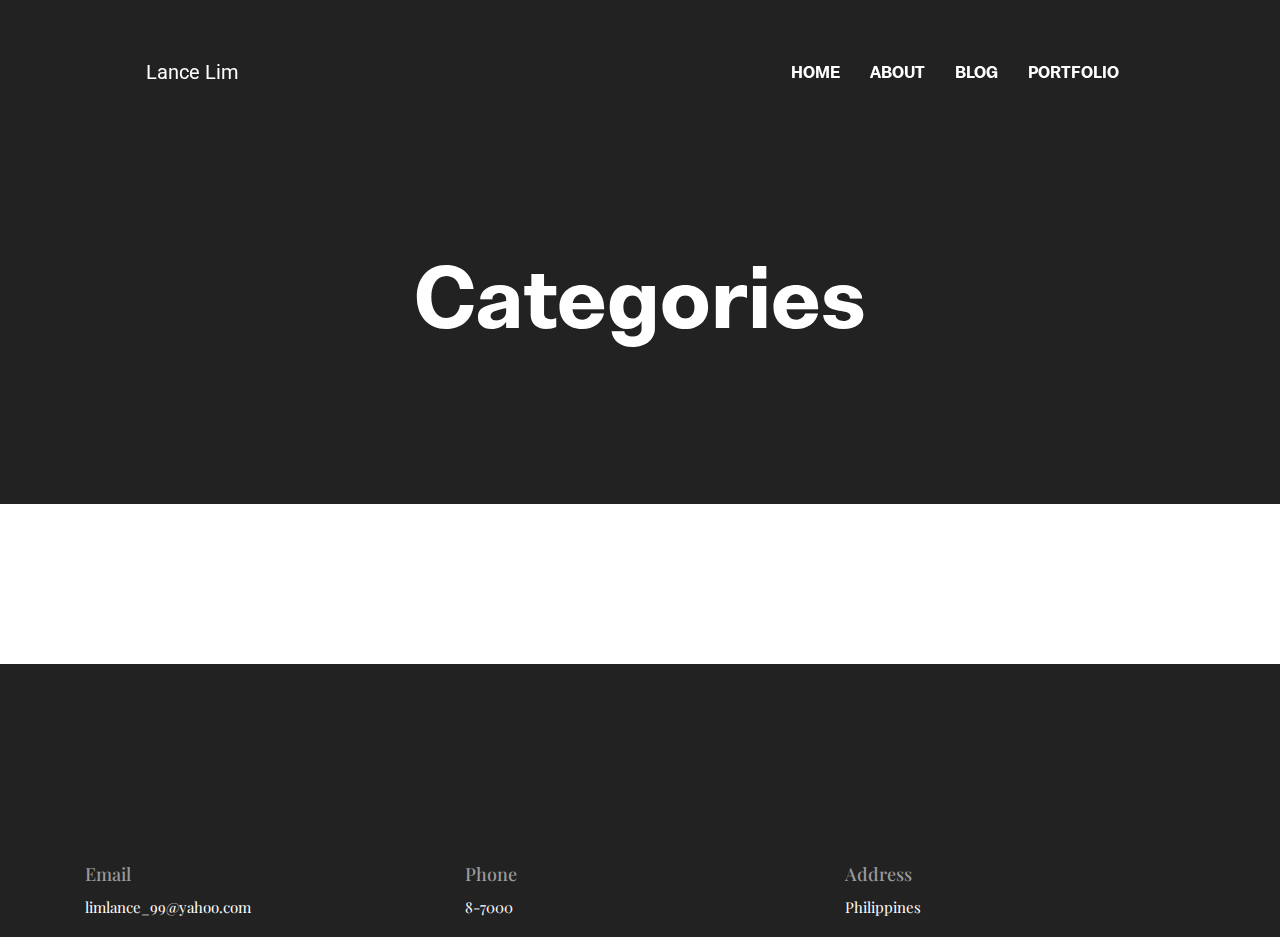
<file: categories/index.html>
<!DOCTYPE html>
<html lang="en-us"><head>
  <meta charset="utf-8">
  <title>Lance Lim</title>

  <!-- mobile responsive meta -->
  <meta name="viewport" content="width=device-width, initial-scale=1">
  <meta name="viewport" content="width=device-width, initial-scale=1, maximum-scale=1">
  <meta name="description" content="haha lmao">
  <meta name="author" content="Lance Lim">
  <meta name="generator" content="Hugo 0.55.6" />

  <!-- plugins -->
  
  <link rel="stylesheet" href="https://limlance99.github.io/plugins/bootstrap/bootstrap.min.css ">
  
  <link rel="stylesheet" href="https://limlance99.github.io/plugins/slick/slick.css ">
  
  <link rel="stylesheet" href="https://limlance99.github.io/plugins/themify-icons/themify-icons.css ">
  

  <!-- Main Stylesheet -->
  
  <link rel="stylesheet" href="https://limlance99.github.io/css/style.min.css" integrity="" media="screen">

  <!--Favicon-->
  <link rel="shortcut icon" href="https://limlance99.github.io/images/turtle.jpg " type="image/x-icon">
  <link rel="icon" href="https://limlance99.github.io/images/turtle.jpg " type="image/x-icon">

</head><body>
<!-- preloader start -->
<div class="preloader">
</div>
<!-- preloader end -->
<header class="navigation fixed-top">
  <nav class="navbar navbar-expand-lg navbar-dark">
    <a class="navbar-brand" href="https://limlance99.github.io/">Lance Lim</a>
    <button class="navbar-toggler" type="button" data-toggle="collapse" data-target="#navigation"
      aria-controls="navigation" aria-expanded="false" aria-label="Toggle navigation">
      <span class="navbar-toggler-icon"></span>
    </button>

    <div class="collapse navbar-collapse text-center" id="navigation">
      <ul class="navbar-nav ml-auto">
        <li class="nav-item active">
          <a class="nav-link" href="https://limlance99.github.io/"> Home </a>
        </li>
        
        
        <li class="nav-item">
          <a class="nav-link" href="https://limlance99.github.io/about">About</a>
        </li>
        
        
        
        <li class="nav-item">
          <a class="nav-link" href="https://limlance99.github.io/blog">Blog</a>
        </li>
        
        
        
        <li class="nav-item">
          <a class="nav-link" href="https://limlance99.github.io/portfolio">Portfolio</a>
        </li>
        
        
      </ul>
    </div>
  </nav>
</header>

  
<section class="page-title bg-dark position-relative">
  <div class="container">
    <div class="row">
      <div class="col-12 text-center">
        <h1 class="text-white font-tertiary">Categories</h1>
      </div>
    </div>
  </div>
  
  
</section>


  
  <section class="section">
    <div class="container">
      <div class="row">
        
      </div>
    </div>
  </section>
  

  
  
  




<footer class="bg-dark footer-section h-auto">
    <div class="container">
      <div class="row">
        <div class="col-md-4">
          <h5 class="text-light">Email</h5>
          <p class="text-white paragraph-lg font-secondary">limlance_99@yahoo.com</p>
        </div>
        <div class="col-md-4">
          <h5 class="text-light">Phone</h5>
          <p class="text-white paragraph-lg font-secondary">8-7000</p>
        </div>
        <div class="col-md-4">
          <h5 class="text-light">Address</h5>
          <p class="text-white paragraph-lg font-secondary">Philippines</p>
        </div>
      </div>
    </div>
</footer>

  
<!-- Google Map API -->
<script src="https://limlance99.github.io/"></script>
<!-- JS Plugins -->

<script src="https://limlance99.github.io/plugins/jQuery/jquery.min.js"></script>

<script src="https://limlance99.github.io/plugins/bootstrap/bootstrap.min.js"></script>

<script src="https://limlance99.github.io/plugins/slick/slick.min.js"></script>

<script src="https://limlance99.github.io/plugins/shuffle/shuffle.min.js"></script>

<!-- Main Script -->

<script src="https://limlance99.github.io/js/script.min.js"></script>
<!-- google analitycs -->
<script>
  (function(i,s,o,g,r,a,m){i['GoogleAnalyticsObject']=r;i[r]=i[r]||function(){
  (i[r].q=i[r].q||[]).push(arguments)},i[r].l=1*new Date();a=s.createElement(o),
  m=s.getElementsByTagName(o)[0];a.async=1;a.src=g;m.parentNode.insertBefore(a,m)
  })(window,document,'script','//www.google-analytics.com/analytics.js','ga');
  ga('create', '', 'auto');
  ga('send', 'pageview');
</script></body>
</html>
</file>
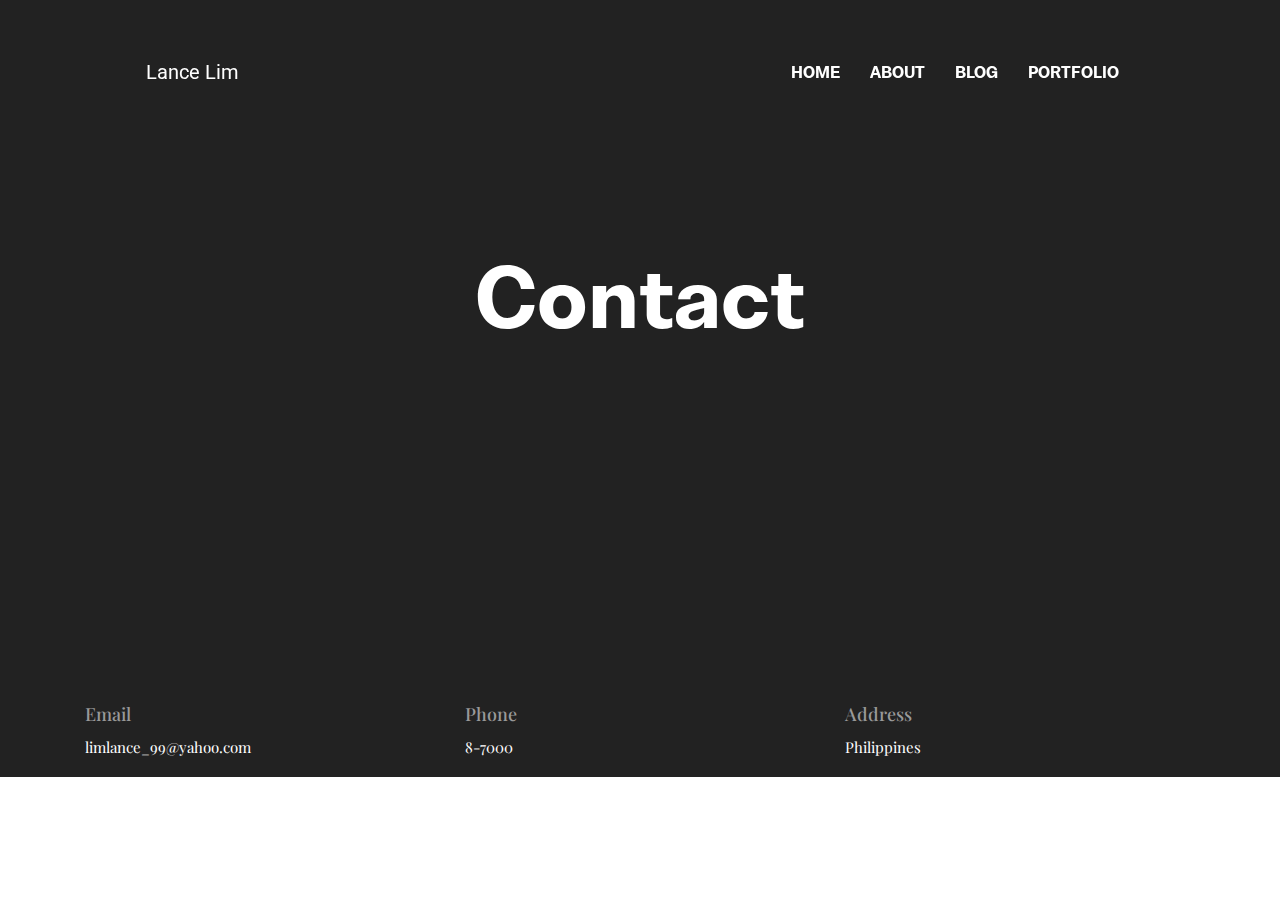
<file: contact/index.html>
<!DOCTYPE html>
<html lang="en-us"><head>
  <meta charset="utf-8">
  <title>Lance Lim</title>

  <!-- mobile responsive meta -->
  <meta name="viewport" content="width=device-width, initial-scale=1">
  <meta name="viewport" content="width=device-width, initial-scale=1, maximum-scale=1">
  <meta name="description" content="This is meta description.">
  <meta name="author" content="Lance Lim">
  <meta name="generator" content="Hugo 0.55.6" />

  <!-- plugins -->
  
  <link rel="stylesheet" href="https://limlance99.github.io/plugins/bootstrap/bootstrap.min.css ">
  
  <link rel="stylesheet" href="https://limlance99.github.io/plugins/slick/slick.css ">
  
  <link rel="stylesheet" href="https://limlance99.github.io/plugins/themify-icons/themify-icons.css ">
  

  <!-- Main Stylesheet -->
  
  <link rel="stylesheet" href="https://limlance99.github.io/css/style.min.css" integrity="" media="screen">

  <!--Favicon-->
  <link rel="shortcut icon" href="https://limlance99.github.io/images/turtle.jpg " type="image/x-icon">
  <link rel="icon" href="https://limlance99.github.io/images/turtle.jpg " type="image/x-icon">

</head><body>
<!-- preloader start -->
<div class="preloader">
</div>
<!-- preloader end -->
<header class="navigation fixed-top">
  <nav class="navbar navbar-expand-lg navbar-dark">
    <a class="navbar-brand" href="https://limlance99.github.io/">Lance Lim</a>
    <button class="navbar-toggler" type="button" data-toggle="collapse" data-target="#navigation"
      aria-controls="navigation" aria-expanded="false" aria-label="Toggle navigation">
      <span class="navbar-toggler-icon"></span>
    </button>

    <div class="collapse navbar-collapse text-center" id="navigation">
      <ul class="navbar-nav ml-auto">
        <li class="nav-item active">
          <a class="nav-link" href="https://limlance99.github.io/"> Home </a>
        </li>
        
        
        <li class="nav-item">
          <a class="nav-link" href="https://limlance99.github.io/about">About</a>
        </li>
        
        
        
        <li class="nav-item">
          <a class="nav-link" href="https://limlance99.github.io/blog">Blog</a>
        </li>
        
        
        
        <li class="nav-item">
          <a class="nav-link" href="https://limlance99.github.io/portfolio">Portfolio</a>
        </li>
        
        
      </ul>
    </div>
  </nav>
</header>

  
<section class="page-title bg-dark position-relative">
  <div class="container">
    <div class="row">
      <div class="col-12 text-center">
        <h1 class="text-white font-tertiary">Contact</h1>
      </div>
    </div>
  </div>
  
  
</section>





<footer class="bg-dark footer-section h-auto">
    <div class="container">
      <div class="row">
        <div class="col-md-4">
          <h5 class="text-light">Email</h5>
          <p class="text-white paragraph-lg font-secondary">limlance_99@yahoo.com</p>
        </div>
        <div class="col-md-4">
          <h5 class="text-light">Phone</h5>
          <p class="text-white paragraph-lg font-secondary">8-7000</p>
        </div>
        <div class="col-md-4">
          <h5 class="text-light">Address</h5>
          <p class="text-white paragraph-lg font-secondary">Philippines</p>
        </div>
      </div>
    </div>
</footer>

  
<!-- Google Map API -->
<script src="https://limlance99.github.io/"></script>
<!-- JS Plugins -->

<script src="https://limlance99.github.io/plugins/jQuery/jquery.min.js"></script>

<script src="https://limlance99.github.io/plugins/bootstrap/bootstrap.min.js"></script>

<script src="https://limlance99.github.io/plugins/slick/slick.min.js"></script>

<script src="https://limlance99.github.io/plugins/shuffle/shuffle.min.js"></script>

<!-- Main Script -->

<script src="https://limlance99.github.io/js/script.min.js"></script>
<!-- google analitycs -->
<script>
  (function(i,s,o,g,r,a,m){i['GoogleAnalyticsObject']=r;i[r]=i[r]||function(){
  (i[r].q=i[r].q||[]).push(arguments)},i[r].l=1*new Date();a=s.createElement(o),
  m=s.getElementsByTagName(o)[0];a.async=1;a.src=g;m.parentNode.insertBefore(a,m)
  })(window,document,'script','//www.google-analytics.com/analytics.js','ga');
  ga('create', '', 'auto');
  ga('send', 'pageview');
</script></body>
</html>
</file>
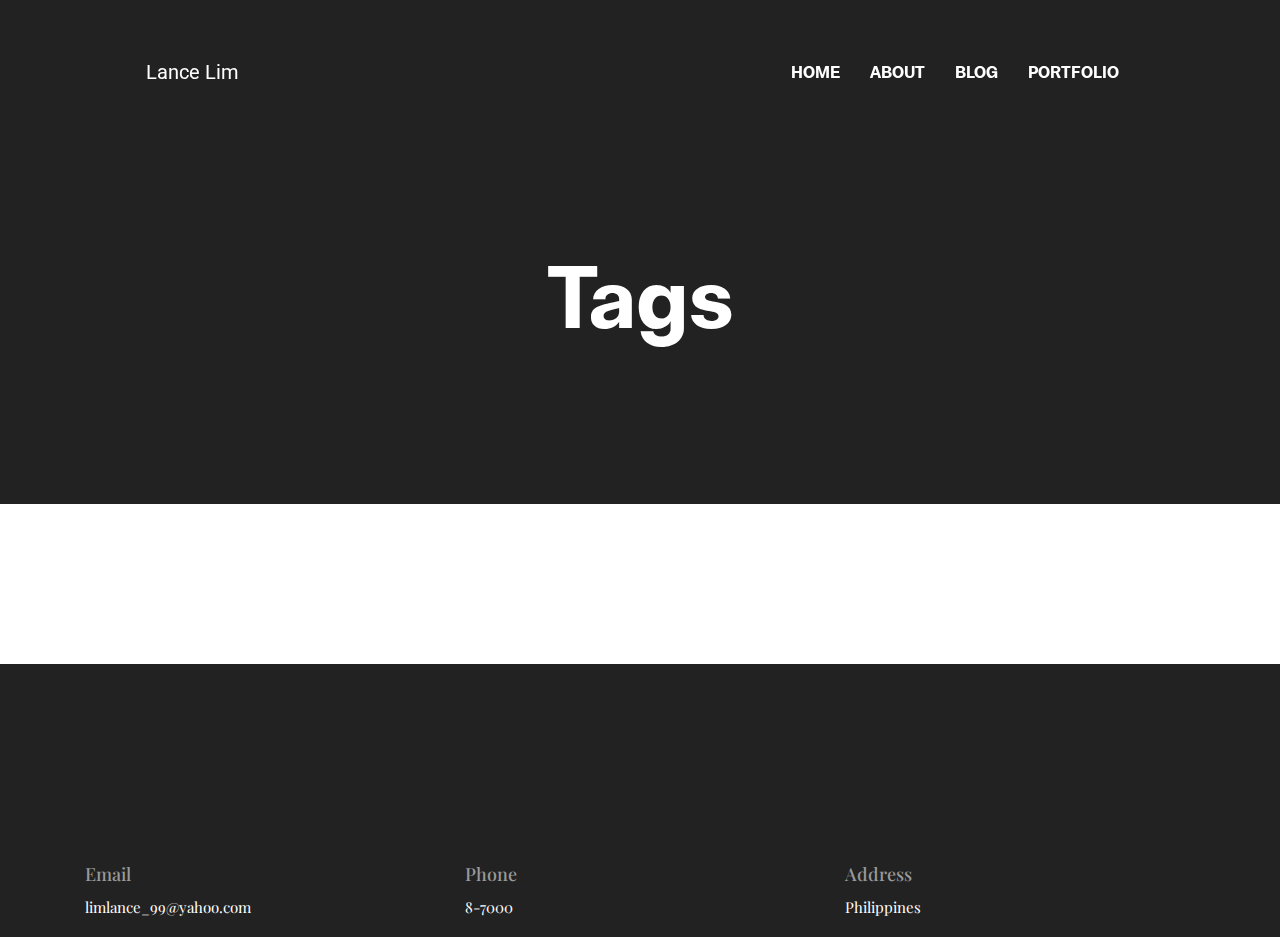
<file: tags/index.html>
<!DOCTYPE html>
<html lang="en-us"><head>
  <meta charset="utf-8">
  <title>Lance Lim</title>

  <!-- mobile responsive meta -->
  <meta name="viewport" content="width=device-width, initial-scale=1">
  <meta name="viewport" content="width=device-width, initial-scale=1, maximum-scale=1">
  <meta name="description" content="haha lmao">
  <meta name="author" content="Lance Lim">
  <meta name="generator" content="Hugo 0.55.6" />

  <!-- plugins -->
  
  <link rel="stylesheet" href="https://limlance99.github.io/plugins/bootstrap/bootstrap.min.css ">
  
  <link rel="stylesheet" href="https://limlance99.github.io/plugins/slick/slick.css ">
  
  <link rel="stylesheet" href="https://limlance99.github.io/plugins/themify-icons/themify-icons.css ">
  

  <!-- Main Stylesheet -->
  
  <link rel="stylesheet" href="https://limlance99.github.io/css/style.min.css" integrity="" media="screen">

  <!--Favicon-->
  <link rel="shortcut icon" href="https://limlance99.github.io/images/turtle.jpg " type="image/x-icon">
  <link rel="icon" href="https://limlance99.github.io/images/turtle.jpg " type="image/x-icon">

</head><body>
<!-- preloader start -->
<div class="preloader">
</div>
<!-- preloader end -->
<header class="navigation fixed-top">
  <nav class="navbar navbar-expand-lg navbar-dark">
    <a class="navbar-brand" href="https://limlance99.github.io/">Lance Lim</a>
    <button class="navbar-toggler" type="button" data-toggle="collapse" data-target="#navigation"
      aria-controls="navigation" aria-expanded="false" aria-label="Toggle navigation">
      <span class="navbar-toggler-icon"></span>
    </button>

    <div class="collapse navbar-collapse text-center" id="navigation">
      <ul class="navbar-nav ml-auto">
        <li class="nav-item active">
          <a class="nav-link" href="https://limlance99.github.io/"> Home </a>
        </li>
        
        
        <li class="nav-item">
          <a class="nav-link" href="https://limlance99.github.io/about">About</a>
        </li>
        
        
        
        <li class="nav-item">
          <a class="nav-link" href="https://limlance99.github.io/blog">Blog</a>
        </li>
        
        
        
        <li class="nav-item">
          <a class="nav-link" href="https://limlance99.github.io/portfolio">Portfolio</a>
        </li>
        
        
      </ul>
    </div>
  </nav>
</header>

  
<section class="page-title bg-dark position-relative">
  <div class="container">
    <div class="row">
      <div class="col-12 text-center">
        <h1 class="text-white font-tertiary">Tags</h1>
      </div>
    </div>
  </div>
  
  
</section>


  
  <section class="section">
    <div class="container">
      <div class="row">
        
      </div>
    </div>
  </section>
  

  
  
  




<footer class="bg-dark footer-section h-auto">
    <div class="container">
      <div class="row">
        <div class="col-md-4">
          <h5 class="text-light">Email</h5>
          <p class="text-white paragraph-lg font-secondary">limlance_99@yahoo.com</p>
        </div>
        <div class="col-md-4">
          <h5 class="text-light">Phone</h5>
          <p class="text-white paragraph-lg font-secondary">8-7000</p>
        </div>
        <div class="col-md-4">
          <h5 class="text-light">Address</h5>
          <p class="text-white paragraph-lg font-secondary">Philippines</p>
        </div>
      </div>
    </div>
</footer>

  
<!-- Google Map API -->
<script src="https://limlance99.github.io/"></script>
<!-- JS Plugins -->

<script src="https://limlance99.github.io/plugins/jQuery/jquery.min.js"></script>

<script src="https://limlance99.github.io/plugins/bootstrap/bootstrap.min.js"></script>

<script src="https://limlance99.github.io/plugins/slick/slick.min.js"></script>

<script src="https://limlance99.github.io/plugins/shuffle/shuffle.min.js"></script>

<!-- Main Script -->

<script src="https://limlance99.github.io/js/script.min.js"></script>
<!-- google analitycs -->
<script>
  (function(i,s,o,g,r,a,m){i['GoogleAnalyticsObject']=r;i[r]=i[r]||function(){
  (i[r].q=i[r].q||[]).push(arguments)},i[r].l=1*new Date();a=s.createElement(o),
  m=s.getElementsByTagName(o)[0];a.async=1;a.src=g;m.parentNode.insertBefore(a,m)
  })(window,document,'script','//www.google-analytics.com/analytics.js','ga');
  ga('create', '', 'auto');
  ga('send', 'pageview');
</script></body>
</html>
</file>
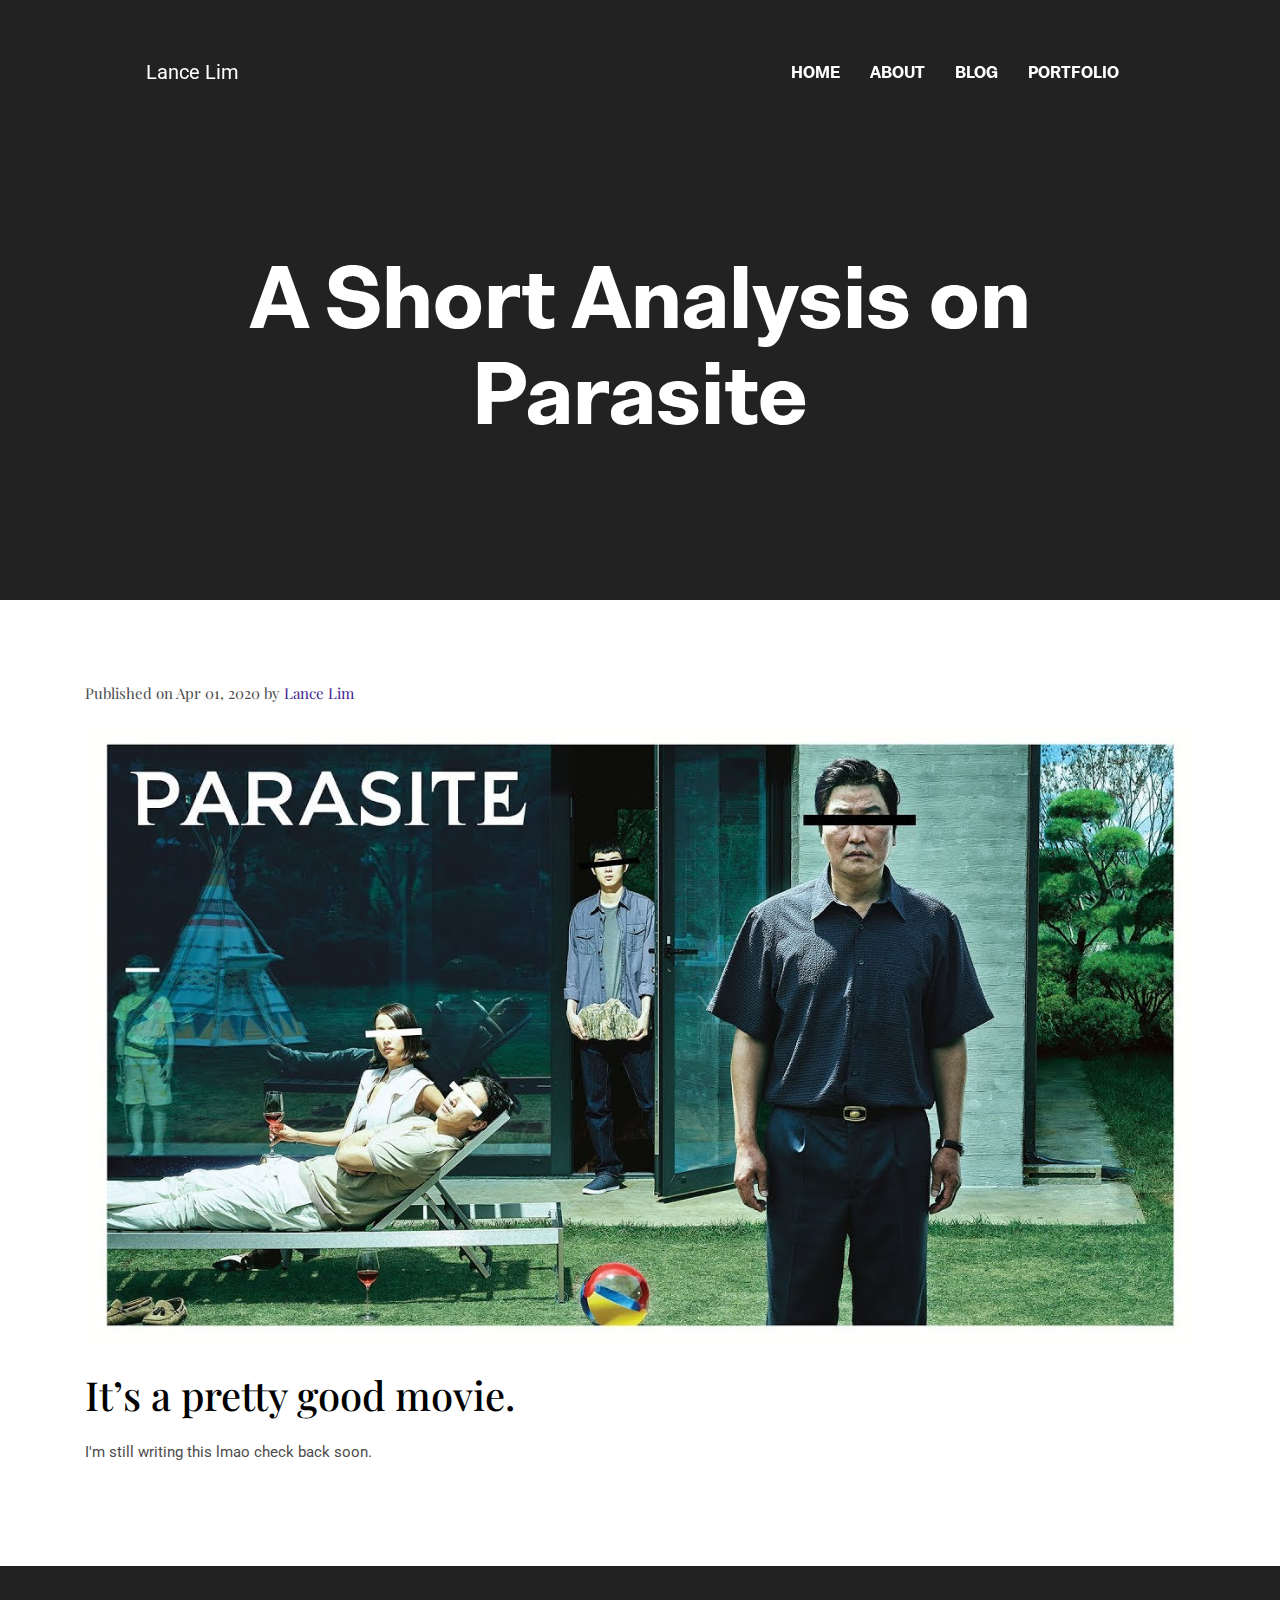
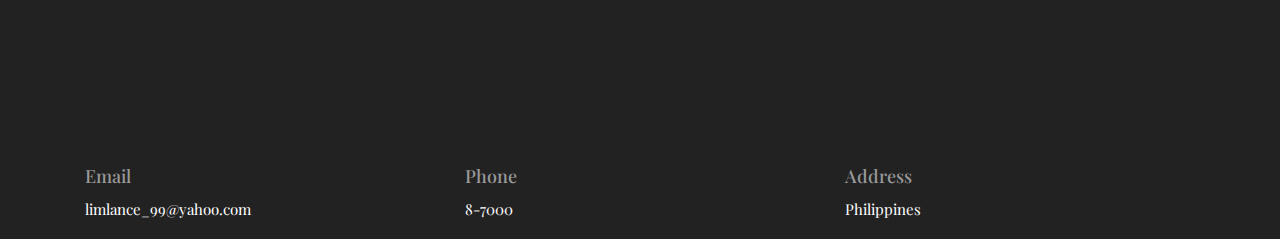
<file: blog/a-short-analysis-on-parasite/index.html>
<!DOCTYPE html>
<html lang="en-us"><head>
  <meta charset="utf-8">
  <title>Lance Lim</title>

  <!-- mobile responsive meta -->
  <meta name="viewport" content="width=device-width, initial-scale=1">
  <meta name="viewport" content="width=device-width, initial-scale=1, maximum-scale=1">
  <meta name="description" content="TLDR: It&#39;s really good.">
  <meta name="author" content="Lance Lim">
  <meta name="generator" content="Hugo 0.55.6" />

  <!-- plugins -->
  
  <link rel="stylesheet" href="https://limlance99.github.io/plugins/bootstrap/bootstrap.min.css ">
  
  <link rel="stylesheet" href="https://limlance99.github.io/plugins/slick/slick.css ">
  
  <link rel="stylesheet" href="https://limlance99.github.io/plugins/themify-icons/themify-icons.css ">
  

  <!-- Main Stylesheet -->
  
  <link rel="stylesheet" href="https://limlance99.github.io/css/style.min.css" integrity="" media="screen">

  <!--Favicon-->
  <link rel="shortcut icon" href="https://limlance99.github.io/images/turtle.jpg " type="image/x-icon">
  <link rel="icon" href="https://limlance99.github.io/images/turtle.jpg " type="image/x-icon">

</head><body>
<!-- preloader start -->
<div class="preloader">
</div>
<!-- preloader end -->
<header class="navigation fixed-top">
  <nav class="navbar navbar-expand-lg navbar-dark">
    <a class="navbar-brand" href="https://limlance99.github.io/">Lance Lim</a>
    <button class="navbar-toggler" type="button" data-toggle="collapse" data-target="#navigation"
      aria-controls="navigation" aria-expanded="false" aria-label="Toggle navigation">
      <span class="navbar-toggler-icon"></span>
    </button>

    <div class="collapse navbar-collapse text-center" id="navigation">
      <ul class="navbar-nav ml-auto">
        <li class="nav-item active">
          <a class="nav-link" href="https://limlance99.github.io/"> Home </a>
        </li>
        
        
        <li class="nav-item">
          <a class="nav-link" href="https://limlance99.github.io/about">About</a>
        </li>
        
        
        
        <li class="nav-item">
          <a class="nav-link" href="https://limlance99.github.io/blog">Blog</a>
        </li>
        
        
        
        <li class="nav-item">
          <a class="nav-link" href="https://limlance99.github.io/portfolio">Portfolio</a>
        </li>
        
        
      </ul>
    </div>
  </nav>
</header>

  
<section class="page-title bg-dark position-relative">
  <div class="container">
    <div class="row">
      <div class="col-12 text-center">
        <h1 class="text-white font-tertiary">A Short Analysis on Parasite</h1>
      </div>
    </div>
  </div>
  
  
</section>


  <section class="section">
    <div class="container">
      <div class="row">
        <div class="col-lg-12">
          <p class="font-secondary">Published on Apr 01, 2020 by <span class="text-primary">Lance Lim</span></p>
          <div class="content">
            <img src="https://limlance99.github.io/images/blog/a-short-analysis-on-parasite/header.jpg" alt="post-thumb" class="img-fluid rounded float-left mr-5 mb-4">
            

<h3 id="it-s-a-pretty-good-movie">It&rsquo;s a pretty good movie.</h3>

<p>
I'm still writing this lmao check back soon.
</p>

          </div>
        </div>
      </div>
    </div>
  </section>




<footer class="bg-dark footer-section h-auto">
    <div class="container">
      <div class="row">
        <div class="col-md-4">
          <h5 class="text-light">Email</h5>
          <p class="text-white paragraph-lg font-secondary">limlance_99@yahoo.com</p>
        </div>
        <div class="col-md-4">
          <h5 class="text-light">Phone</h5>
          <p class="text-white paragraph-lg font-secondary">8-7000</p>
        </div>
        <div class="col-md-4">
          <h5 class="text-light">Address</h5>
          <p class="text-white paragraph-lg font-secondary">Philippines</p>
        </div>
      </div>
    </div>
</footer>

  
<!-- Google Map API -->
<script src="https://limlance99.github.io/"></script>
<!-- JS Plugins -->

<script src="https://limlance99.github.io/plugins/jQuery/jquery.min.js"></script>

<script src="https://limlance99.github.io/plugins/bootstrap/bootstrap.min.js"></script>

<script src="https://limlance99.github.io/plugins/slick/slick.min.js"></script>

<script src="https://limlance99.github.io/plugins/shuffle/shuffle.min.js"></script>

<!-- Main Script -->

<script src="https://limlance99.github.io/js/script.min.js"></script>
<!-- google analitycs -->
<script>
  (function(i,s,o,g,r,a,m){i['GoogleAnalyticsObject']=r;i[r]=i[r]||function(){
  (i[r].q=i[r].q||[]).push(arguments)},i[r].l=1*new Date();a=s.createElement(o),
  m=s.getElementsByTagName(o)[0];a.async=1;a.src=g;m.parentNode.insertBefore(a,m)
  })(window,document,'script','//www.google-analytics.com/analytics.js','ga');
  ga('create', '', 'auto');
  ga('send', 'pageview');
</script></body>
</html>
</file>
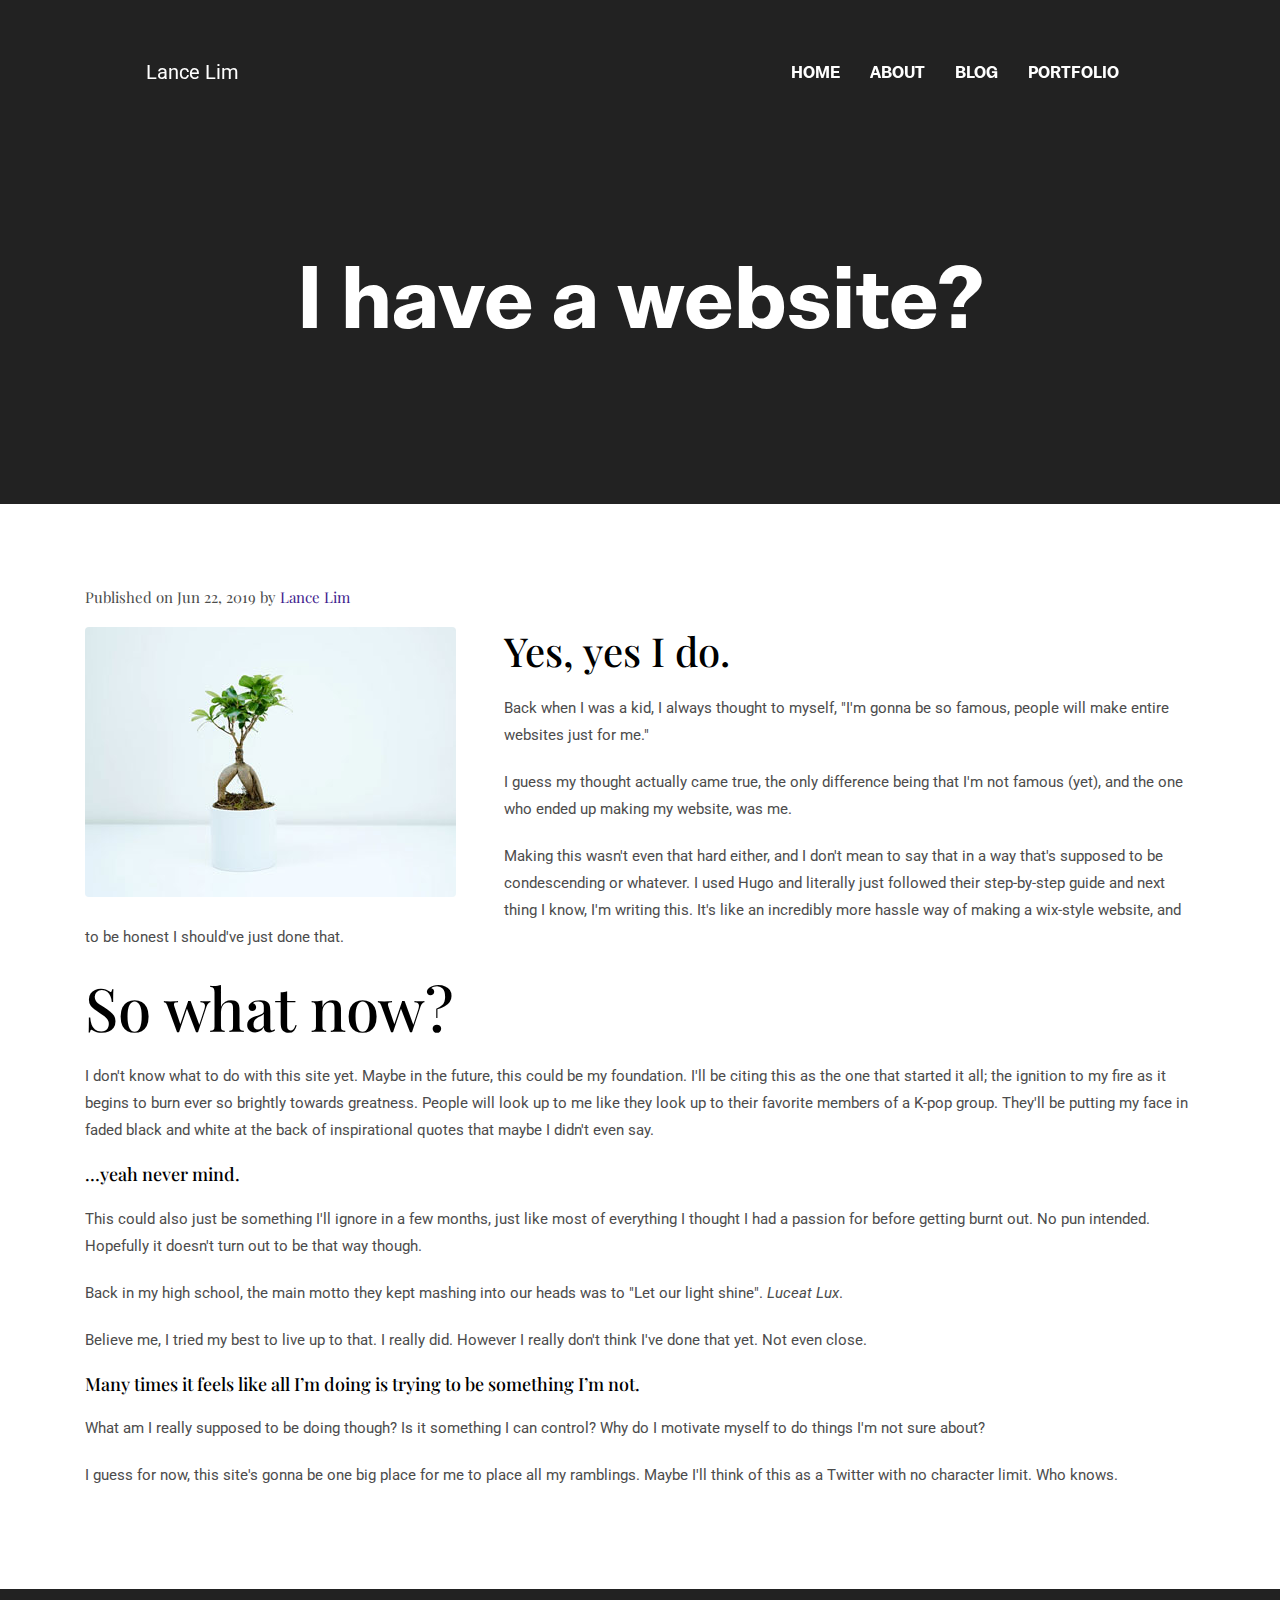
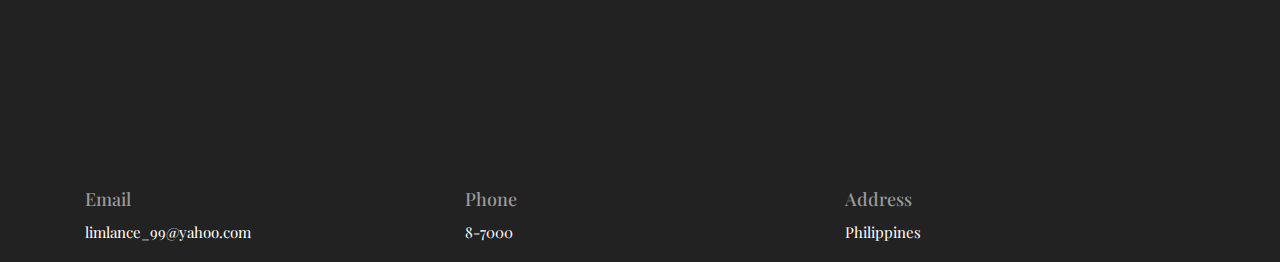
<file: blog/i-have-a-website/index.html>
<!DOCTYPE html>
<html lang="en-us"><head>
  <meta charset="utf-8">
  <title>Lance Lim</title>

  <!-- mobile responsive meta -->
  <meta name="viewport" content="width=device-width, initial-scale=1">
  <meta name="viewport" content="width=device-width, initial-scale=1, maximum-scale=1">
  <meta name="description" content="First post wow.">
  <meta name="author" content="Lance Lim">
  <meta name="generator" content="Hugo 0.55.6" />

  <!-- plugins -->
  
  <link rel="stylesheet" href="https://limlance99.github.io/plugins/bootstrap/bootstrap.min.css ">
  
  <link rel="stylesheet" href="https://limlance99.github.io/plugins/slick/slick.css ">
  
  <link rel="stylesheet" href="https://limlance99.github.io/plugins/themify-icons/themify-icons.css ">
  

  <!-- Main Stylesheet -->
  
  <link rel="stylesheet" href="https://limlance99.github.io/css/style.min.css" integrity="" media="screen">

  <!--Favicon-->
  <link rel="shortcut icon" href="https://limlance99.github.io/images/turtle.jpg " type="image/x-icon">
  <link rel="icon" href="https://limlance99.github.io/images/turtle.jpg " type="image/x-icon">

</head><body>
<!-- preloader start -->
<div class="preloader">
</div>
<!-- preloader end -->
<header class="navigation fixed-top">
  <nav class="navbar navbar-expand-lg navbar-dark">
    <a class="navbar-brand" href="https://limlance99.github.io/">Lance Lim</a>
    <button class="navbar-toggler" type="button" data-toggle="collapse" data-target="#navigation"
      aria-controls="navigation" aria-expanded="false" aria-label="Toggle navigation">
      <span class="navbar-toggler-icon"></span>
    </button>

    <div class="collapse navbar-collapse text-center" id="navigation">
      <ul class="navbar-nav ml-auto">
        <li class="nav-item active">
          <a class="nav-link" href="https://limlance99.github.io/"> Home </a>
        </li>
        
        
        <li class="nav-item">
          <a class="nav-link" href="https://limlance99.github.io/about">About</a>
        </li>
        
        
        
        <li class="nav-item">
          <a class="nav-link" href="https://limlance99.github.io/blog">Blog</a>
        </li>
        
        
        
        <li class="nav-item">
          <a class="nav-link" href="https://limlance99.github.io/portfolio">Portfolio</a>
        </li>
        
        
      </ul>
    </div>
  </nav>
</header>

  
<section class="page-title bg-dark position-relative">
  <div class="container">
    <div class="row">
      <div class="col-12 text-center">
        <h1 class="text-white font-tertiary">I have a website?</h1>
      </div>
    </div>
  </div>
  
  
</section>


  <section class="section">
    <div class="container">
      <div class="row">
        <div class="col-lg-12">
          <p class="font-secondary">Published on Jun 22, 2019 by <span class="text-primary">Lance Lim</span></p>
          <div class="content">
            <img src="https://limlance99.github.io/images/blog/i-have-a-website/header.jpg" alt="post-thumb" class="img-fluid rounded float-left mr-5 mb-4">
            

<h3 id="yes-yes-i-do">Yes, yes I do.</h3>

<p>
Back when I was a kid, I always thought to myself, "I'm gonna
be so famous, people will make entire websites just for me." 
</p>

<p>
I guess my thought actually came true, the only difference being
that I'm not famous (yet), and the one who ended up making my website,
was me.
</p>

<p>
Making this wasn't even that hard either, and I don't mean to say that in
a way that's supposed to be condescending or whatever. I used Hugo and
literally just followed their step-by-step guide and next thing I know,
I'm writing this. It's like an incredibly more hassle way of making a
wix-style website, and to be honest I should've just done that.
</p>

<h2 id="so-what-now">So what now?</h2>

<p>
I don't know what to do with this site yet. Maybe in the future, this could be
my foundation. I'll be citing this as the one that started it all; the 
ignition to my fire as it begins to burn ever so brightly towards greatness.
People will look up to me like they look up to their favorite members of a K-pop group.
They'll be putting my face in faded black and white at the back of inspirational 
quotes that maybe I didn't even say. 
</p>

<h5 id="yeah-never-mind">&hellip;yeah never mind.</h5>

<p>
This could also just be something I'll ignore in a few months, just
like most of everything I thought I had a passion for before getting burnt out. 
No pun intended. Hopefully it doesn't turn out to be that way though. 
</p>

<p>
Back in my high school, the main motto they kept mashing into our heads was to
"Let our light shine". <i>Luceat Lux</i>. 
</p>

<p>
Believe me, I tried my best to live up to that. I really did. However 
I really don't think I've done that yet. Not even close.
</p>

<h5 id="many-times-it-feels-like-all-i-m-doing-is-trying-to-be-something-i-m-not">Many times it feels like all I&rsquo;m doing is trying to be something I&rsquo;m not.</h5>

<p>
What am I really supposed to be doing though? Is it something I can control? Why
do I motivate myself to do things I'm not sure about?
</p>

<p>
I guess for now, this site's gonna be one big place for me to place all my ramblings.
Maybe I'll think of this as a Twitter with no character limit. Who knows.
</p>

          </div>
        </div>
      </div>
    </div>
  </section>




<footer class="bg-dark footer-section h-auto">
    <div class="container">
      <div class="row">
        <div class="col-md-4">
          <h5 class="text-light">Email</h5>
          <p class="text-white paragraph-lg font-secondary">limlance_99@yahoo.com</p>
        </div>
        <div class="col-md-4">
          <h5 class="text-light">Phone</h5>
          <p class="text-white paragraph-lg font-secondary">8-7000</p>
        </div>
        <div class="col-md-4">
          <h5 class="text-light">Address</h5>
          <p class="text-white paragraph-lg font-secondary">Philippines</p>
        </div>
      </div>
    </div>
</footer>

  
<!-- Google Map API -->
<script src="https://limlance99.github.io/"></script>
<!-- JS Plugins -->

<script src="https://limlance99.github.io/plugins/jQuery/jquery.min.js"></script>

<script src="https://limlance99.github.io/plugins/bootstrap/bootstrap.min.js"></script>

<script src="https://limlance99.github.io/plugins/slick/slick.min.js"></script>

<script src="https://limlance99.github.io/plugins/shuffle/shuffle.min.js"></script>

<!-- Main Script -->

<script src="https://limlance99.github.io/js/script.min.js"></script>
<!-- google analitycs -->
<script>
  (function(i,s,o,g,r,a,m){i['GoogleAnalyticsObject']=r;i[r]=i[r]||function(){
  (i[r].q=i[r].q||[]).push(arguments)},i[r].l=1*new Date();a=s.createElement(o),
  m=s.getElementsByTagName(o)[0];a.async=1;a.src=g;m.parentNode.insertBefore(a,m)
  })(window,document,'script','//www.google-analytics.com/analytics.js','ga');
  ga('create', '', 'auto');
  ga('send', 'pageview');
</script></body>
</html>
</file>
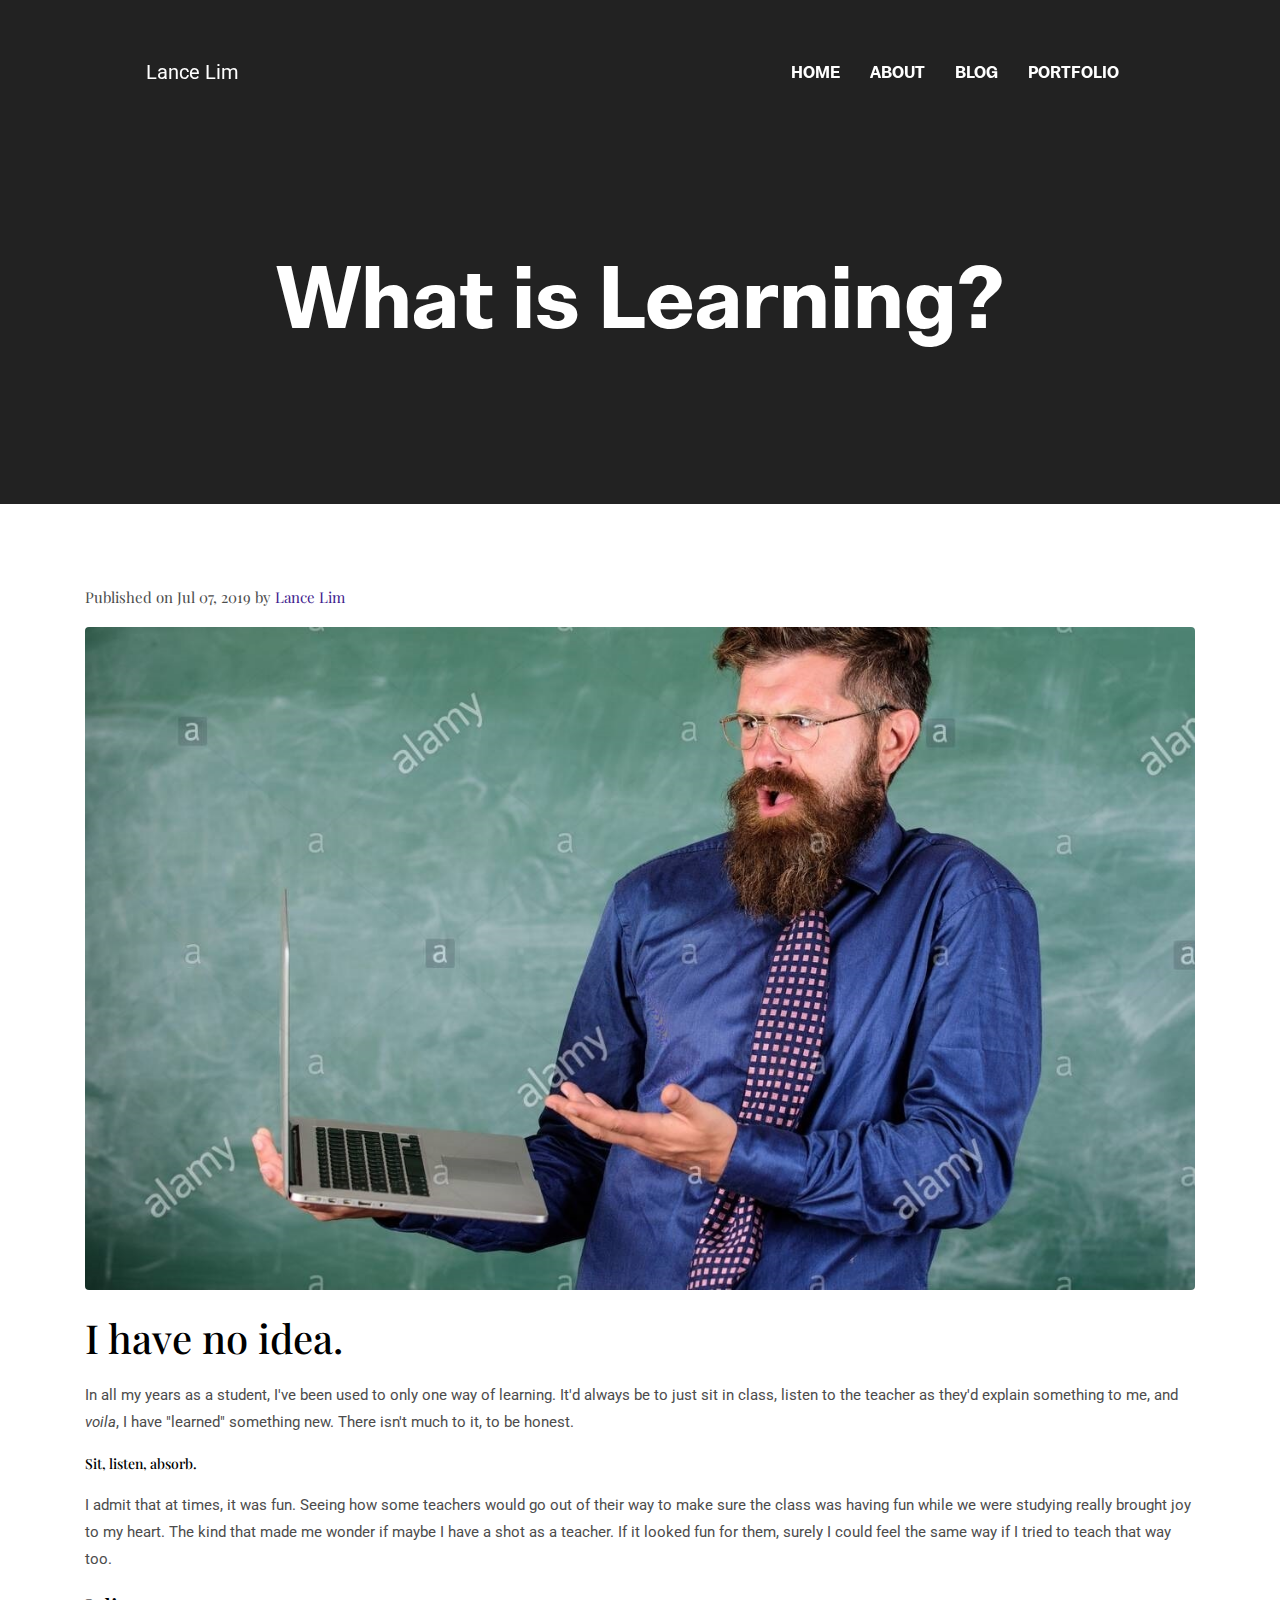
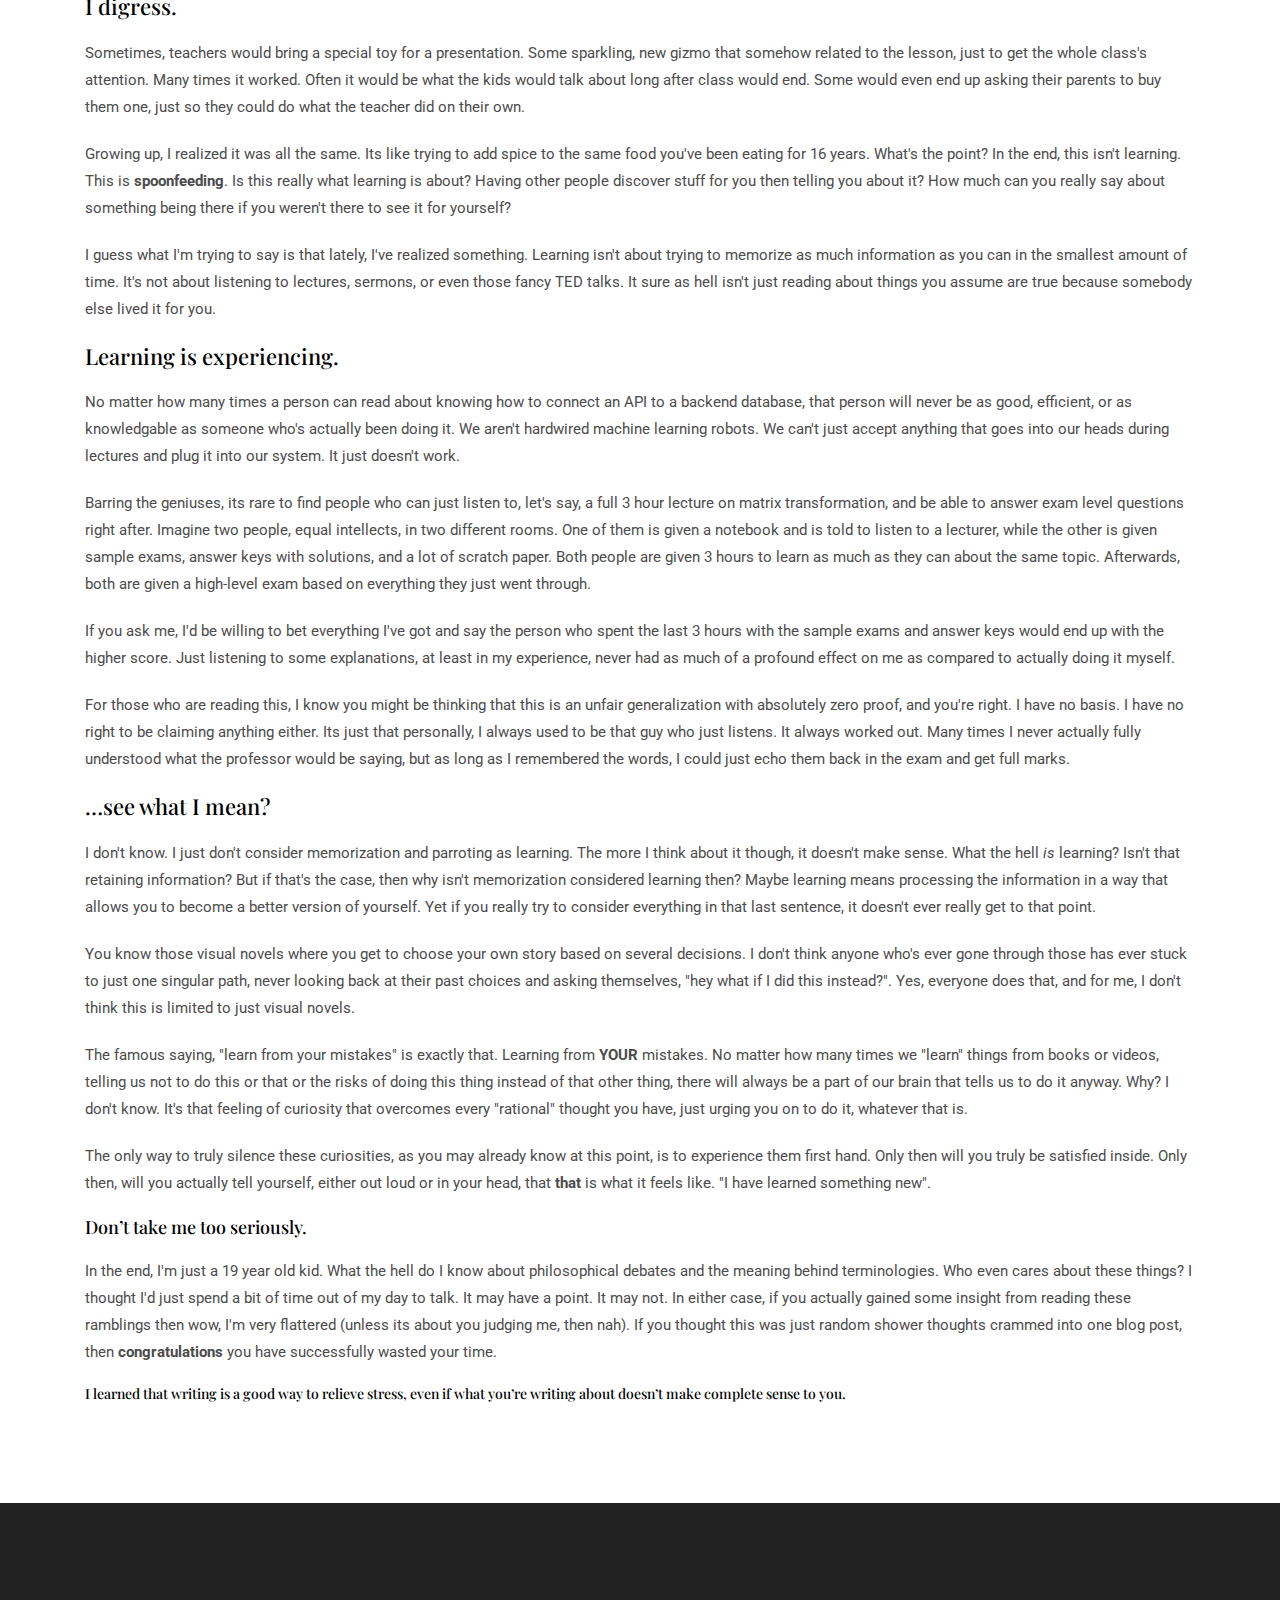
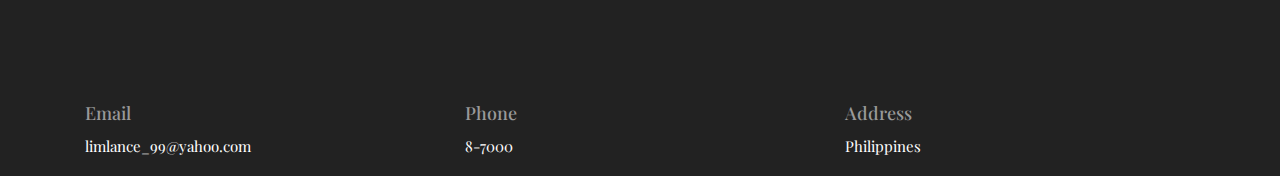
<file: blog/what-is-learning/index.html>
<!DOCTYPE html>
<html lang="en-us"><head>
  <meta charset="utf-8">
  <title>Lance Lim</title>

  <!-- mobile responsive meta -->
  <meta name="viewport" content="width=device-width, initial-scale=1">
  <meta name="viewport" content="width=device-width, initial-scale=1, maximum-scale=1">
  <meta name="description" content="A bit of what&#39;s been going on with my life so far.">
  <meta name="author" content="Lance Lim">
  <meta name="generator" content="Hugo 0.55.6" />

  <!-- plugins -->
  
  <link rel="stylesheet" href="https://limlance99.github.io/plugins/bootstrap/bootstrap.min.css ">
  
  <link rel="stylesheet" href="https://limlance99.github.io/plugins/slick/slick.css ">
  
  <link rel="stylesheet" href="https://limlance99.github.io/plugins/themify-icons/themify-icons.css ">
  

  <!-- Main Stylesheet -->
  
  <link rel="stylesheet" href="https://limlance99.github.io/css/style.min.css" integrity="" media="screen">

  <!--Favicon-->
  <link rel="shortcut icon" href="https://limlance99.github.io/images/turtle.jpg " type="image/x-icon">
  <link rel="icon" href="https://limlance99.github.io/images/turtle.jpg " type="image/x-icon">

</head><body>
<!-- preloader start -->
<div class="preloader">
</div>
<!-- preloader end -->
<header class="navigation fixed-top">
  <nav class="navbar navbar-expand-lg navbar-dark">
    <a class="navbar-brand" href="https://limlance99.github.io/">Lance Lim</a>
    <button class="navbar-toggler" type="button" data-toggle="collapse" data-target="#navigation"
      aria-controls="navigation" aria-expanded="false" aria-label="Toggle navigation">
      <span class="navbar-toggler-icon"></span>
    </button>

    <div class="collapse navbar-collapse text-center" id="navigation">
      <ul class="navbar-nav ml-auto">
        <li class="nav-item active">
          <a class="nav-link" href="https://limlance99.github.io/"> Home </a>
        </li>
        
        
        <li class="nav-item">
          <a class="nav-link" href="https://limlance99.github.io/about">About</a>
        </li>
        
        
        
        <li class="nav-item">
          <a class="nav-link" href="https://limlance99.github.io/blog">Blog</a>
        </li>
        
        
        
        <li class="nav-item">
          <a class="nav-link" href="https://limlance99.github.io/portfolio">Portfolio</a>
        </li>
        
        
      </ul>
    </div>
  </nav>
</header>

  
<section class="page-title bg-dark position-relative">
  <div class="container">
    <div class="row">
      <div class="col-12 text-center">
        <h1 class="text-white font-tertiary">What is Learning?</h1>
      </div>
    </div>
  </div>
  
  
</section>


  <section class="section">
    <div class="container">
      <div class="row">
        <div class="col-lg-12">
          <p class="font-secondary">Published on Jul 07, 2019 by <span class="text-primary">Lance Lim</span></p>
          <div class="content">
            <img src="https://limlance99.github.io/images/blog/what-is-learning/header.jpg" alt="post-thumb" class="img-fluid rounded float-left mr-5 mb-4">
            

<h3 id="i-have-no-idea">I have no idea.</h3>

<p>
In all my years as a student, I've been used to only one way of learning. It'd always
be to just sit in class, listen to the teacher as they'd explain something to me, and <i>voila</i>, I
have "learned" something new. There isn't much to it, to be honest. 
</p>

<h6 id="sit-listen-absorb">Sit, listen, absorb.</h6>

<p>
I admit that at times, it was fun. Seeing how some teachers would go out of their way
to make sure the class was having fun while we were studying really brought joy to my heart.
The kind that made me wonder if maybe I have a shot as a teacher. If it looked fun for them,
surely I could feel the same way if I tried to teach that way too.
</p>

<h4 id="i-digress">I digress.</h4>

<p>
Sometimes, teachers would bring a special toy for a presentation. Some sparkling, new gizmo
that somehow related to the lesson, just to get the whole class's attention. Many times it worked.
Often it would be what the kids would talk about long after class would end. Some would even
end up asking their parents to buy them one, just so they could do what the teacher did on their own.
</p>

<p>
Growing up, I realized it was all the same. Its like trying to add spice to the same food
you've been eating for 16 years. What's the point? In the end, this isn't learning. This is
<b>spoonfeeding</b>. Is this really what learning is about? Having other people discover stuff for you
then telling you about it? How much can you really say about something being there if you weren't there
to see it for yourself?
</p>

<p>
I guess what I'm trying to say is that lately, I've realized something. Learning isn't about 
trying to memorize as much information as you can in the smallest amount of time. It's not about
listening to lectures, sermons, or even those fancy TED talks. It sure as hell isn't just reading about
things you assume are true because somebody else lived it for you.
</p>

<h4 id="learning-is-experiencing">Learning is experiencing.</h4>

<p>
No matter how many times a person can read about knowing how to connect an API to a backend database, 
that person will never be as good, efficient, or as knowledgable as someone who's actually been 
doing it. We aren't hardwired machine learning robots. We can't just accept anything that goes into our
heads during lectures and plug it into our system. It just doesn't work. 
</p>

<p>
Barring the geniuses, its rare to find people who can just listen to, let's say, a full 3 hour lecture on 
matrix transformation, and be able to answer exam level questions right after. Imagine two people, equal intellects,
in two different rooms. One of them is given a notebook and is told to listen to a lecturer, while 
the other is given sample exams, answer keys with solutions, and a lot of scratch paper. Both people
are given 3 hours to learn as much as they can about the same topic. Afterwards, both are given a high-level exam
based on everything they just went through.
</p>

<p>
If you ask me, I'd be willing to bet everything I've got and say the person who spent the last 3 hours with
the sample exams and answer keys would end up with the higher score. Just listening to some explanations, at least
in my experience, never had as much of a profound effect on me as compared to actually doing it myself. 
</p>

<p>
For those who are reading this, I know you might be thinking that this is an unfair generalization with absolutely zero proof,
and you're right. I have no basis. I have no right to be claiming anything either. Its just that personally, 
I always used to be that guy who just listens. It always worked out. Many times I never actually fully understood what 
the professor would be saying, but as long as I remembered the words, I could just echo them back in the exam and get full marks.
</p>

<h4 id="see-what-i-mean">&hellip;see what I mean?</h4>

<p>
I don't know. I just don't consider memorization and parroting as learning. The more I think about it though, it doesn't make sense.
What the hell <i>is</i> learning? Isn't that retaining information? But if that's the case, then why isn't memorization considered learning
then? Maybe learning means processing the information in a way that allows you to become a better version of yourself. Yet if you 
really try to consider everything in that last sentence, it doesn't ever really get to that point. 
</p>

<p>
You know those visual novels where you get to choose your own story based on several decisions. I don't think anyone
who's ever gone through those has ever stuck to just one singular path, never looking back at their past choices and asking themselves,
"hey what if I did this instead?". Yes, everyone does that, and for me, I don't think this is limited to just visual novels.
</p>

<p>
The famous saying, "learn from your mistakes" is exactly that. Learning from <b>YOUR</b> mistakes. No matter how many times
we "learn" things from books or videos, telling us not to do this or that or the risks of doing this thing instead of that other thing,
there will always be a part of our brain that tells us to do it anyway. Why? I don't know. It's that feeling of curiosity that overcomes
every "rational" thought you have, just urging you on to do it, whatever that is. 
</p>

<p>
The only way to truly silence these curiosities, as you may already know at this point, is to experience them first hand. Only then will
you truly be satisfied inside. Only then, will you actually tell yourself, either out loud or in your head, that <b>that</b> is what it feels 
like. "I have learned something new". 
</p>

<h5 id="don-t-take-me-too-seriously">Don&rsquo;t take me too seriously.</h5>

<p>
In the end, I'm just a 19 year old kid. What the hell do I know about philosophical debates and the meaning behind terminologies. 
Who even cares about these things? I thought I'd just spend a bit of time out of my day to talk. 
It may have a point. It may not. In either case, if you actually gained some insight from reading these ramblings then wow, 
I'm very flattered (unless its about you judging me, then nah). If you thought this was just random shower
thoughts crammed into one blog post, then <b>congratulations</b> you have successfully wasted your time.
</p>

<h6 id="i-learned-that-writing-is-a-good-way-to-relieve-stress-even-if-what-you-re-writing-about-doesn-t-make-complete-sense-to-you">I learned that writing is a good way to relieve stress, even if what you&rsquo;re writing about doesn&rsquo;t make complete sense to you.</h6>

          </div>
        </div>
      </div>
    </div>
  </section>




<footer class="bg-dark footer-section h-auto">
    <div class="container">
      <div class="row">
        <div class="col-md-4">
          <h5 class="text-light">Email</h5>
          <p class="text-white paragraph-lg font-secondary">limlance_99@yahoo.com</p>
        </div>
        <div class="col-md-4">
          <h5 class="text-light">Phone</h5>
          <p class="text-white paragraph-lg font-secondary">8-7000</p>
        </div>
        <div class="col-md-4">
          <h5 class="text-light">Address</h5>
          <p class="text-white paragraph-lg font-secondary">Philippines</p>
        </div>
      </div>
    </div>
</footer>

  
<!-- Google Map API -->
<script src="https://limlance99.github.io/"></script>
<!-- JS Plugins -->

<script src="https://limlance99.github.io/plugins/jQuery/jquery.min.js"></script>

<script src="https://limlance99.github.io/plugins/bootstrap/bootstrap.min.js"></script>

<script src="https://limlance99.github.io/plugins/slick/slick.min.js"></script>

<script src="https://limlance99.github.io/plugins/shuffle/shuffle.min.js"></script>

<!-- Main Script -->

<script src="https://limlance99.github.io/js/script.min.js"></script>
<!-- google analitycs -->
<script>
  (function(i,s,o,g,r,a,m){i['GoogleAnalyticsObject']=r;i[r]=i[r]||function(){
  (i[r].q=i[r].q||[]).push(arguments)},i[r].l=1*new Date();a=s.createElement(o),
  m=s.getElementsByTagName(o)[0];a.async=1;a.src=g;m.parentNode.insertBefore(a,m)
  })(window,document,'script','//www.google-analytics.com/analytics.js','ga');
  ga('create', '', 'auto');
  ga('send', 'pageview');
</script></body>
</html>
</file>
